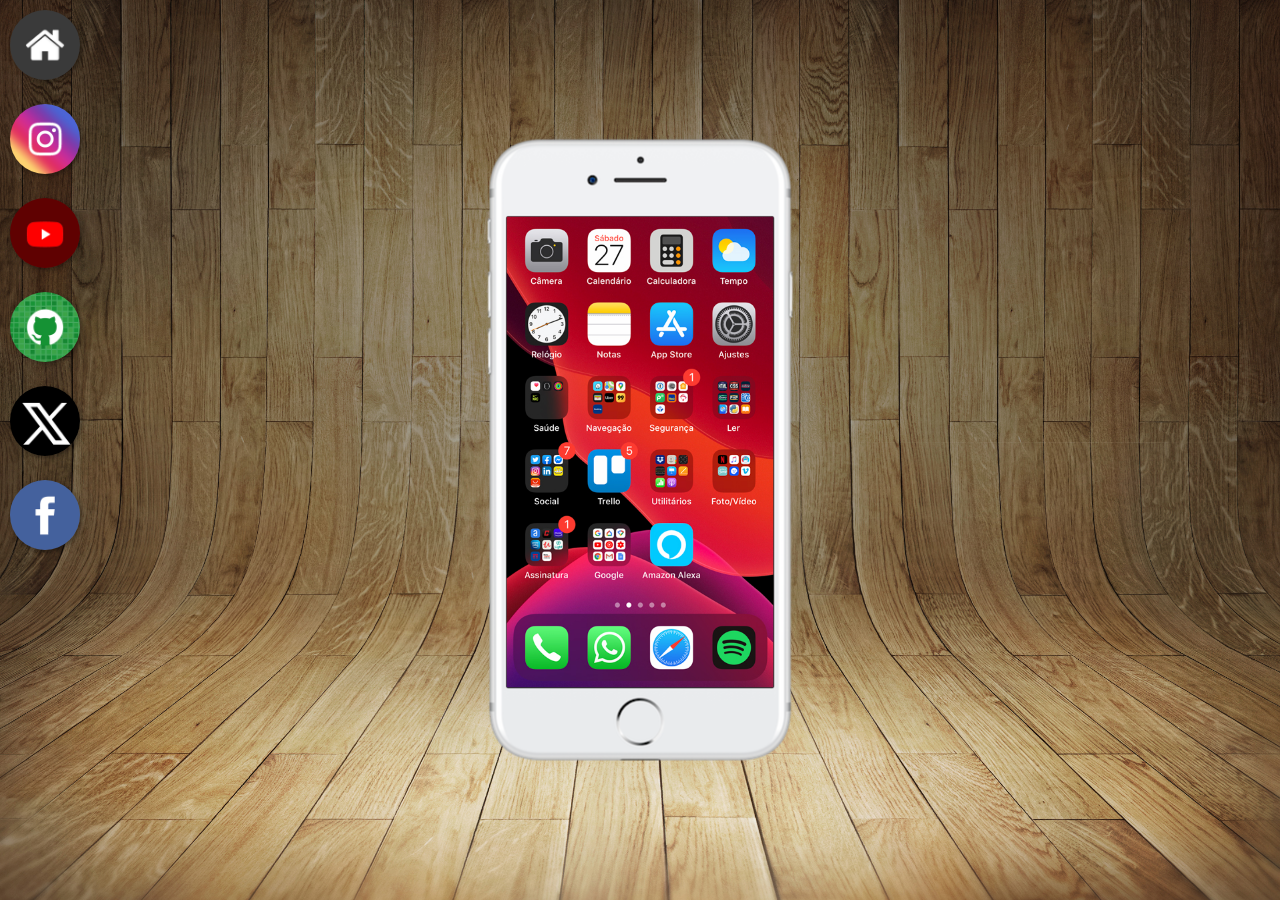
<file: index.html>
<!DOCTYPE html>
<html lang="pt-br">
<head>
    <meta charset="UTF-8">
    <meta name="viewport" content="width=device-width, initial-scale=1.0">
    <link rel="shortcut icon" href="favicon.ico" type="image/x-icon">
    <link rel="stylesheet" href="estilos/style.css">
    <title>Projeto Redes Sociais</title>
</head>
<body>
    <main>
        <section id="telefone">
            <iframe src="home.html" name="tela" id="tela" frameborder="0">

            </iframe>

        </section>
        <section id="redes-sociais">
            <a href="home.html" target="tela"><img src="imagens/logo-home.jpg" alt="Home"></a> <br>
            <a href="instagram.html" target="tela"><img src="imagens/logo-instagram.jpg" alt="Instagram"></a><br>
            <a href="youtube.html" target="tela"><img src="imagens/logo-youtube.jpg" alt="Youtube"></a> <br>
            <a href="github.html" target="tela"><img src="imagens/logo-github.jpg" alt="Github"></a> <br>
            <a href="twitter.html" target="tela"><img src="imagens/logo-X.jpg" alt="X"></a> <br>
            <a href="facebook.html" target="tela"><img src="imagens/logo-facebook.jpg" alt="Facebook"></a>

        </section>
    </main>
    
</body>
</html>
</file>
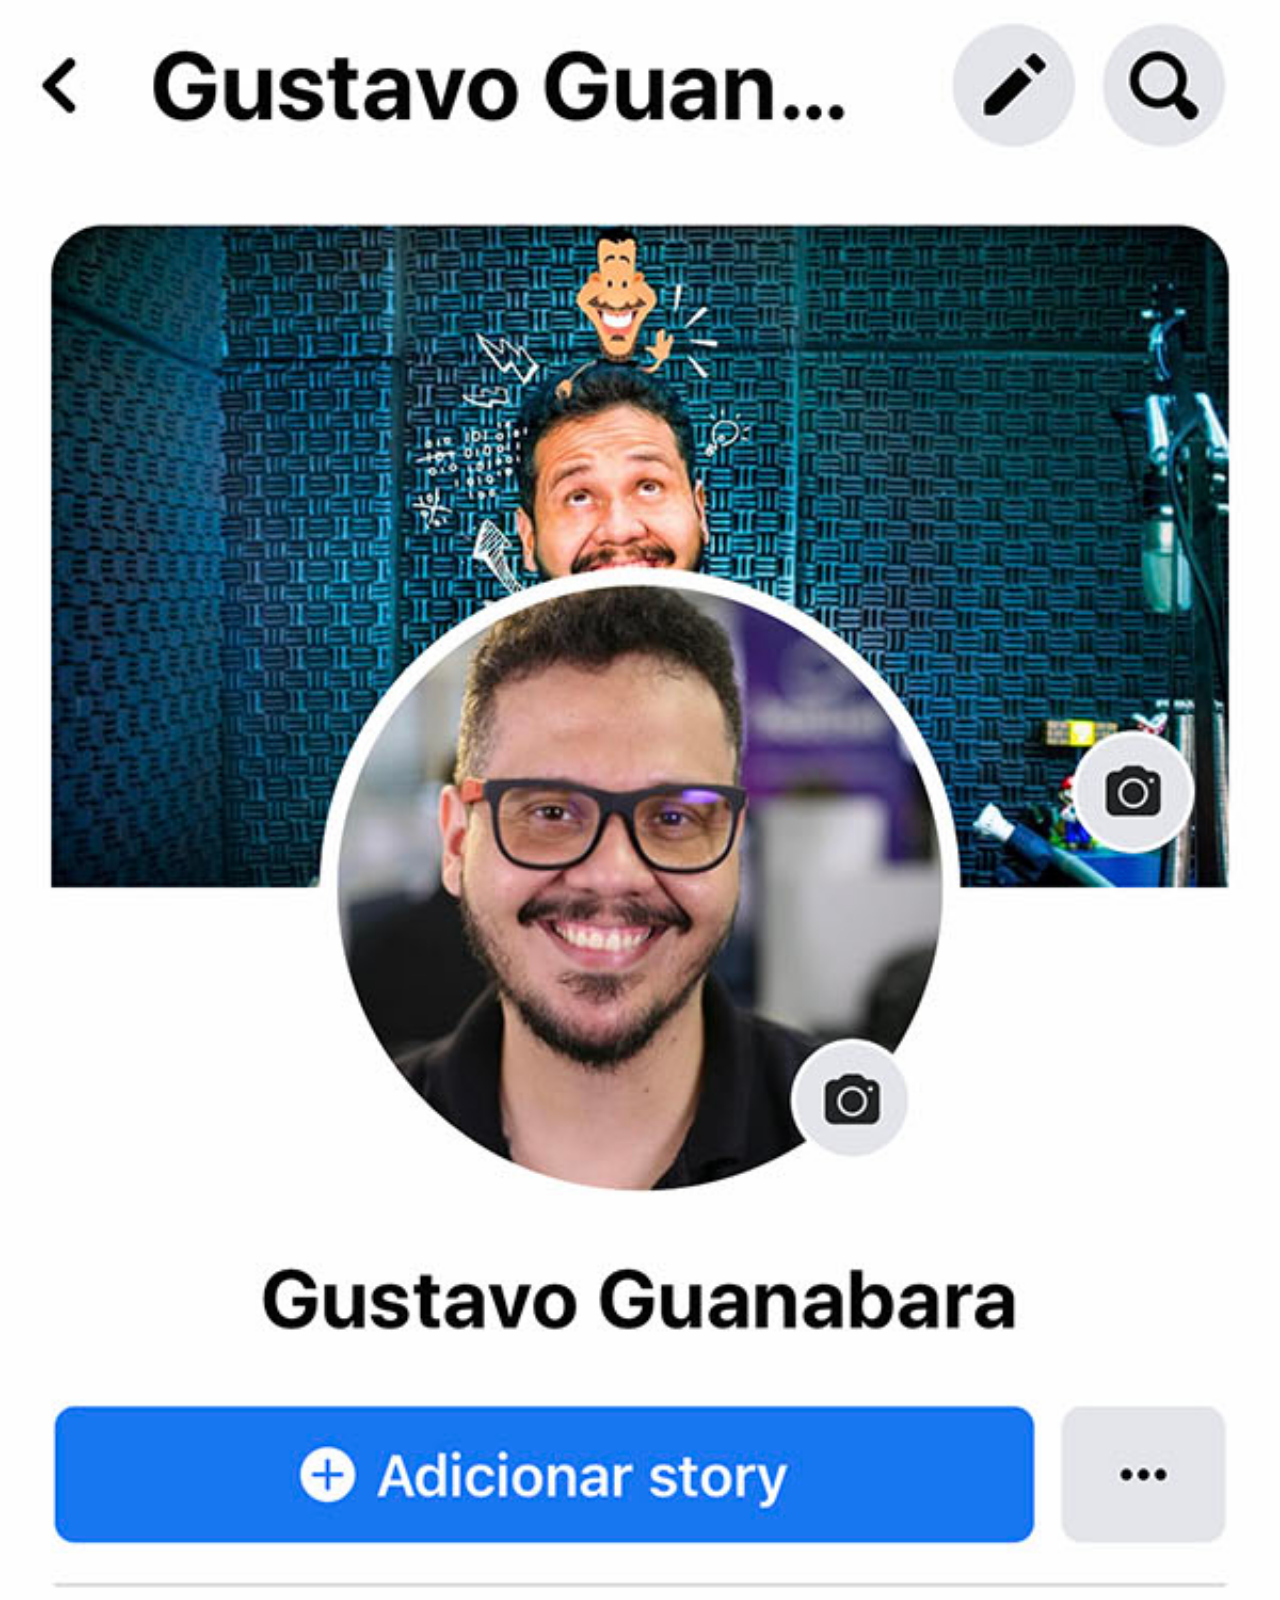
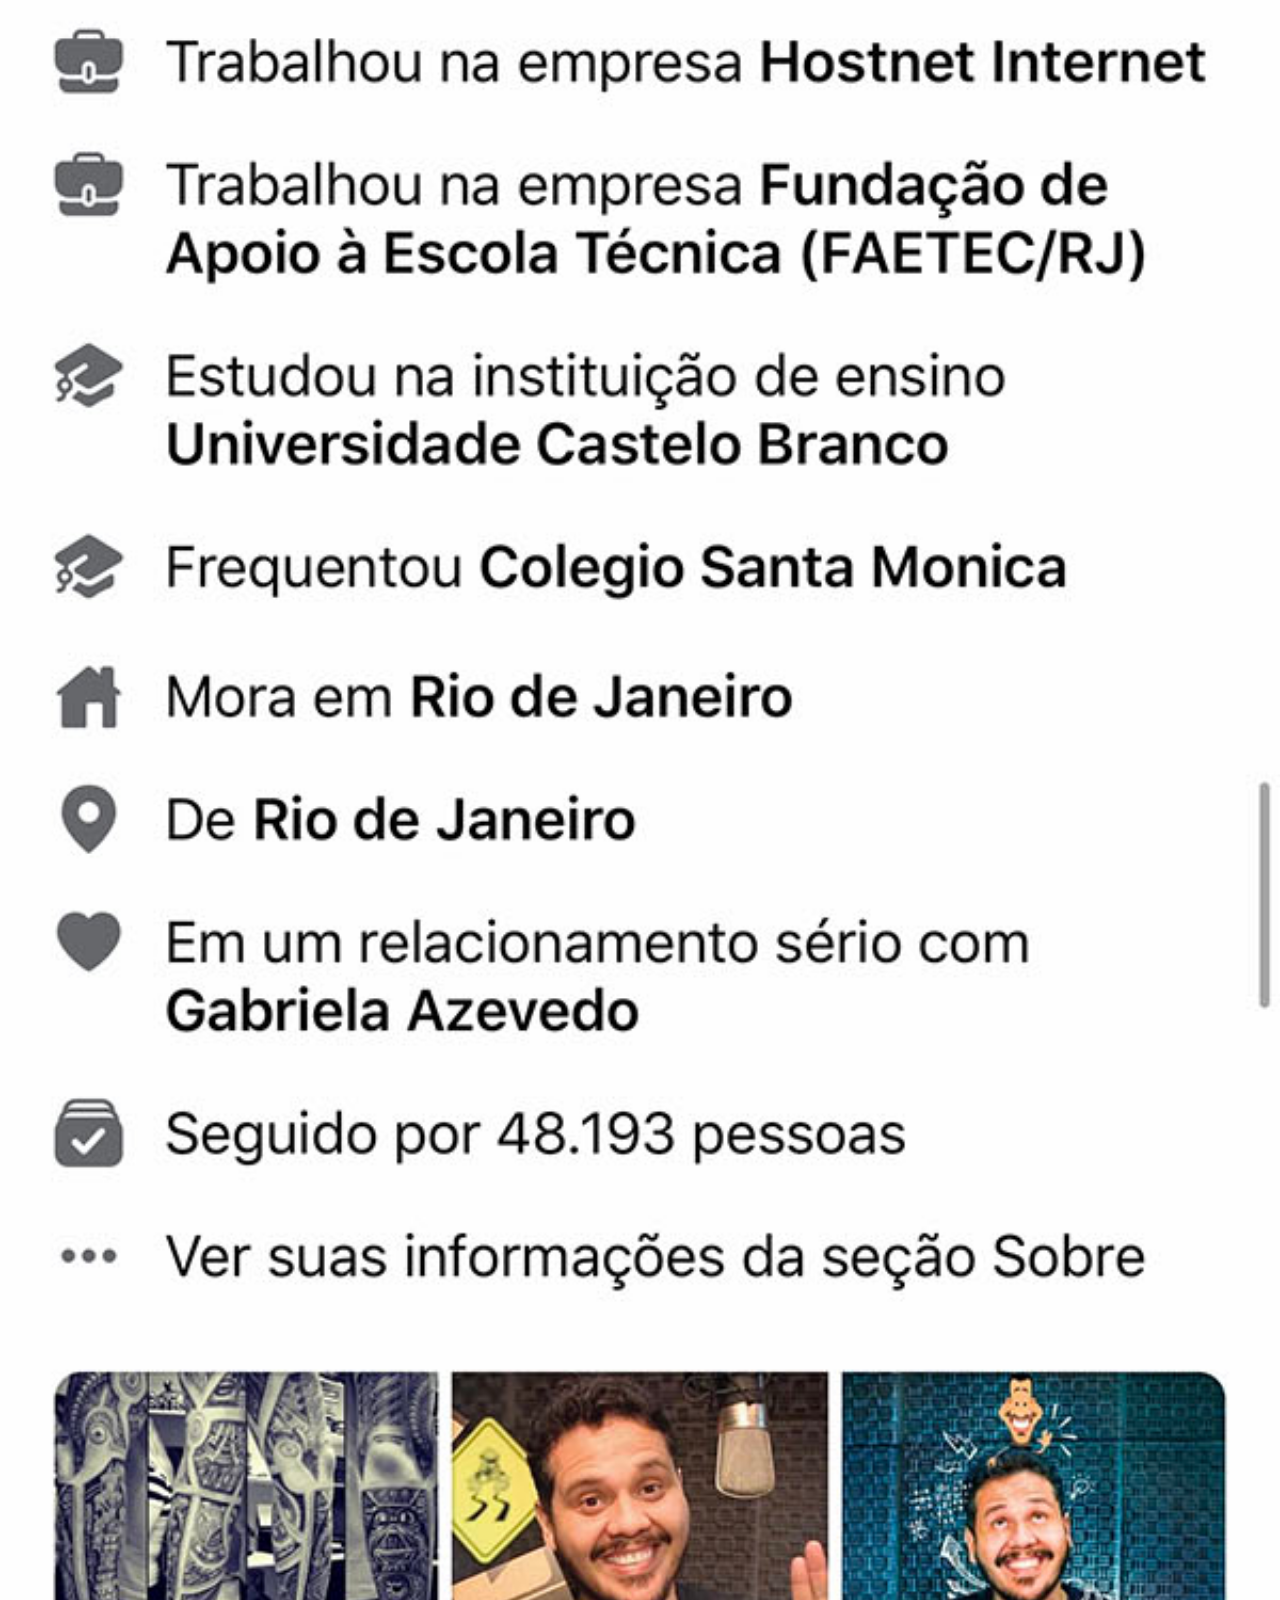
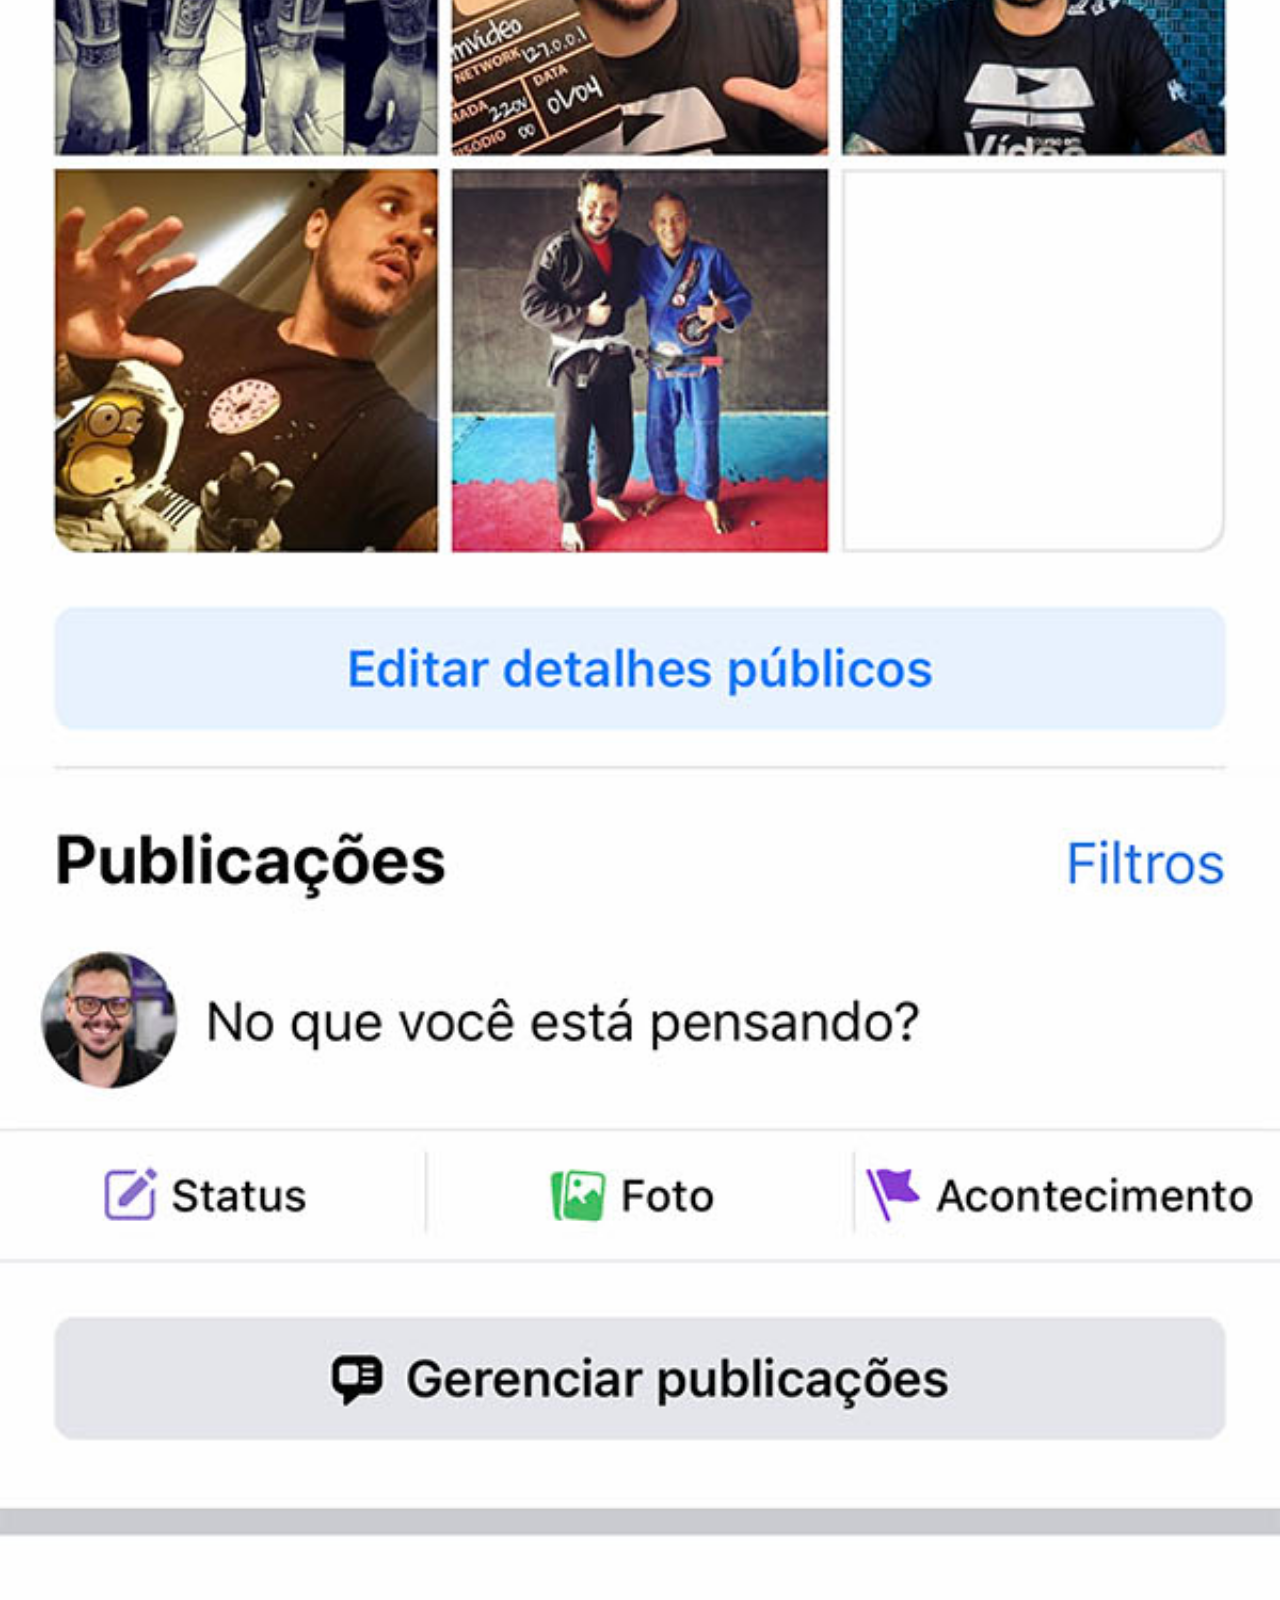
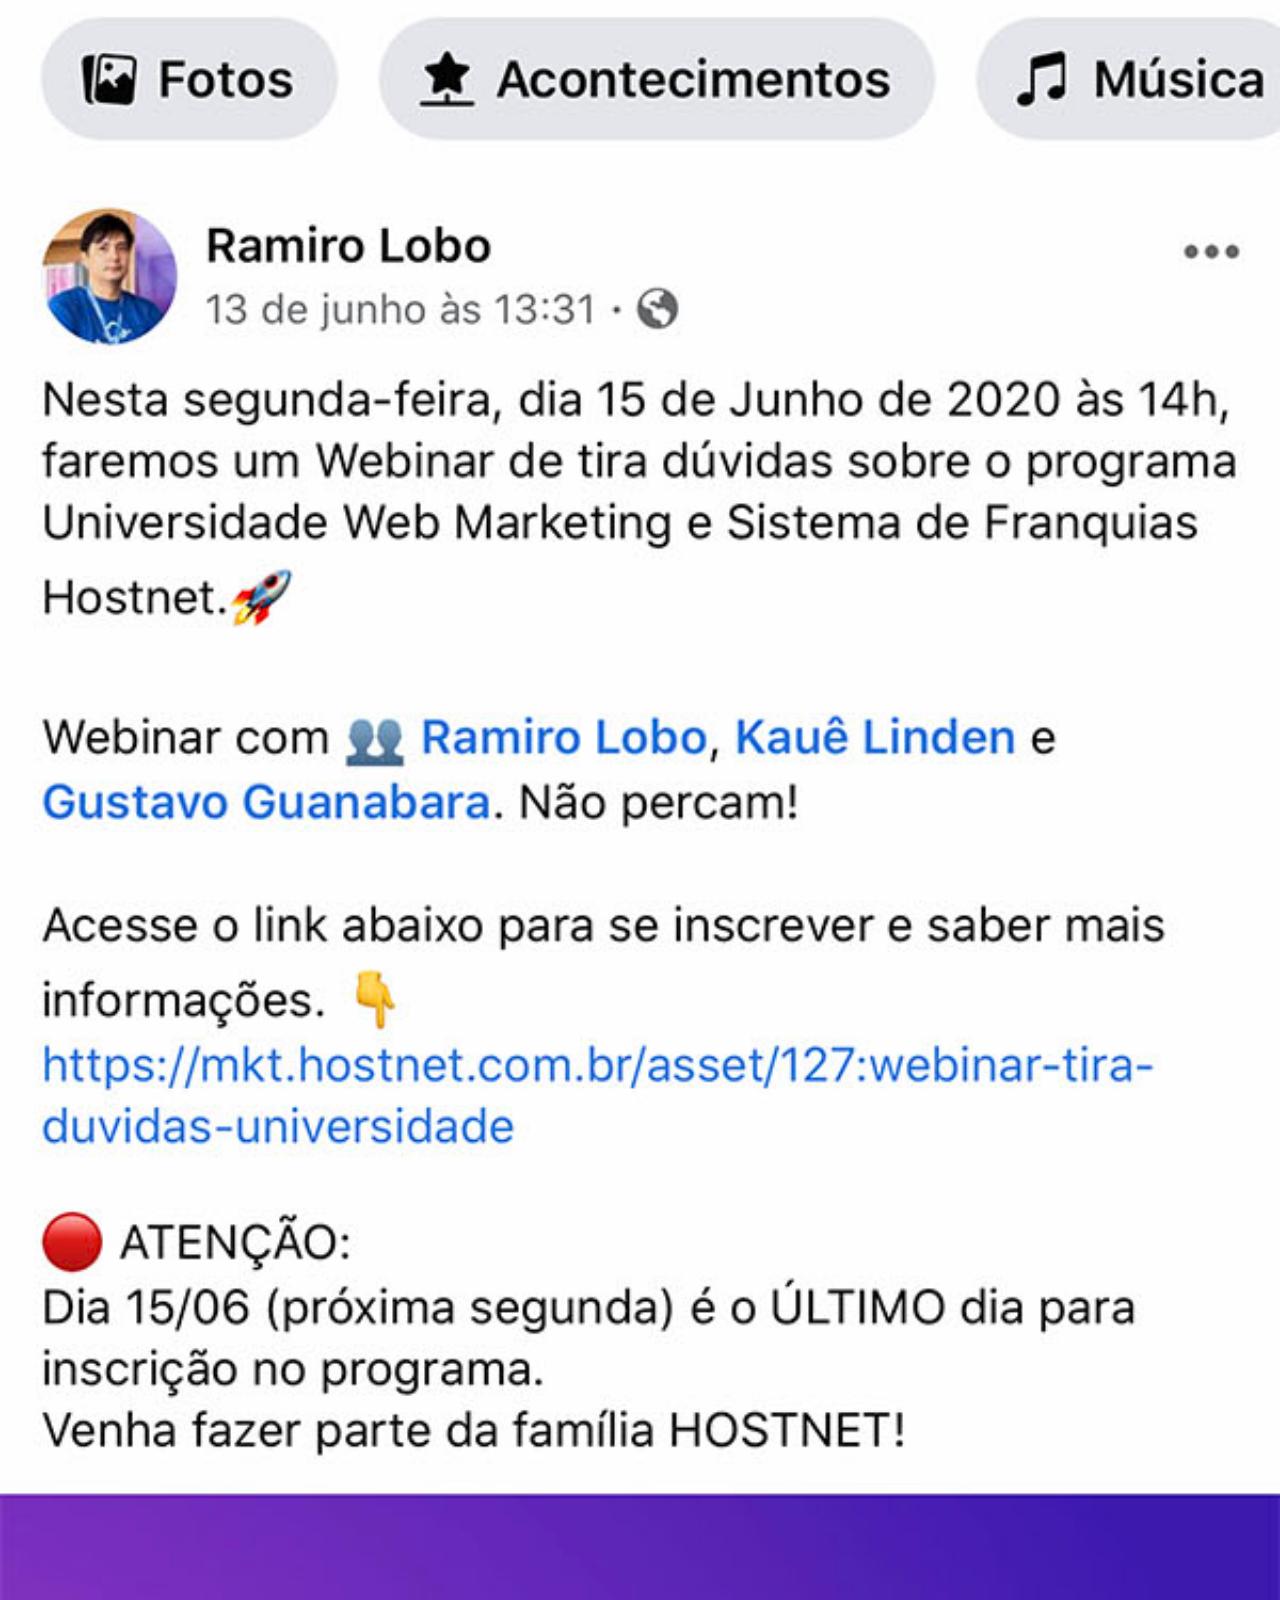
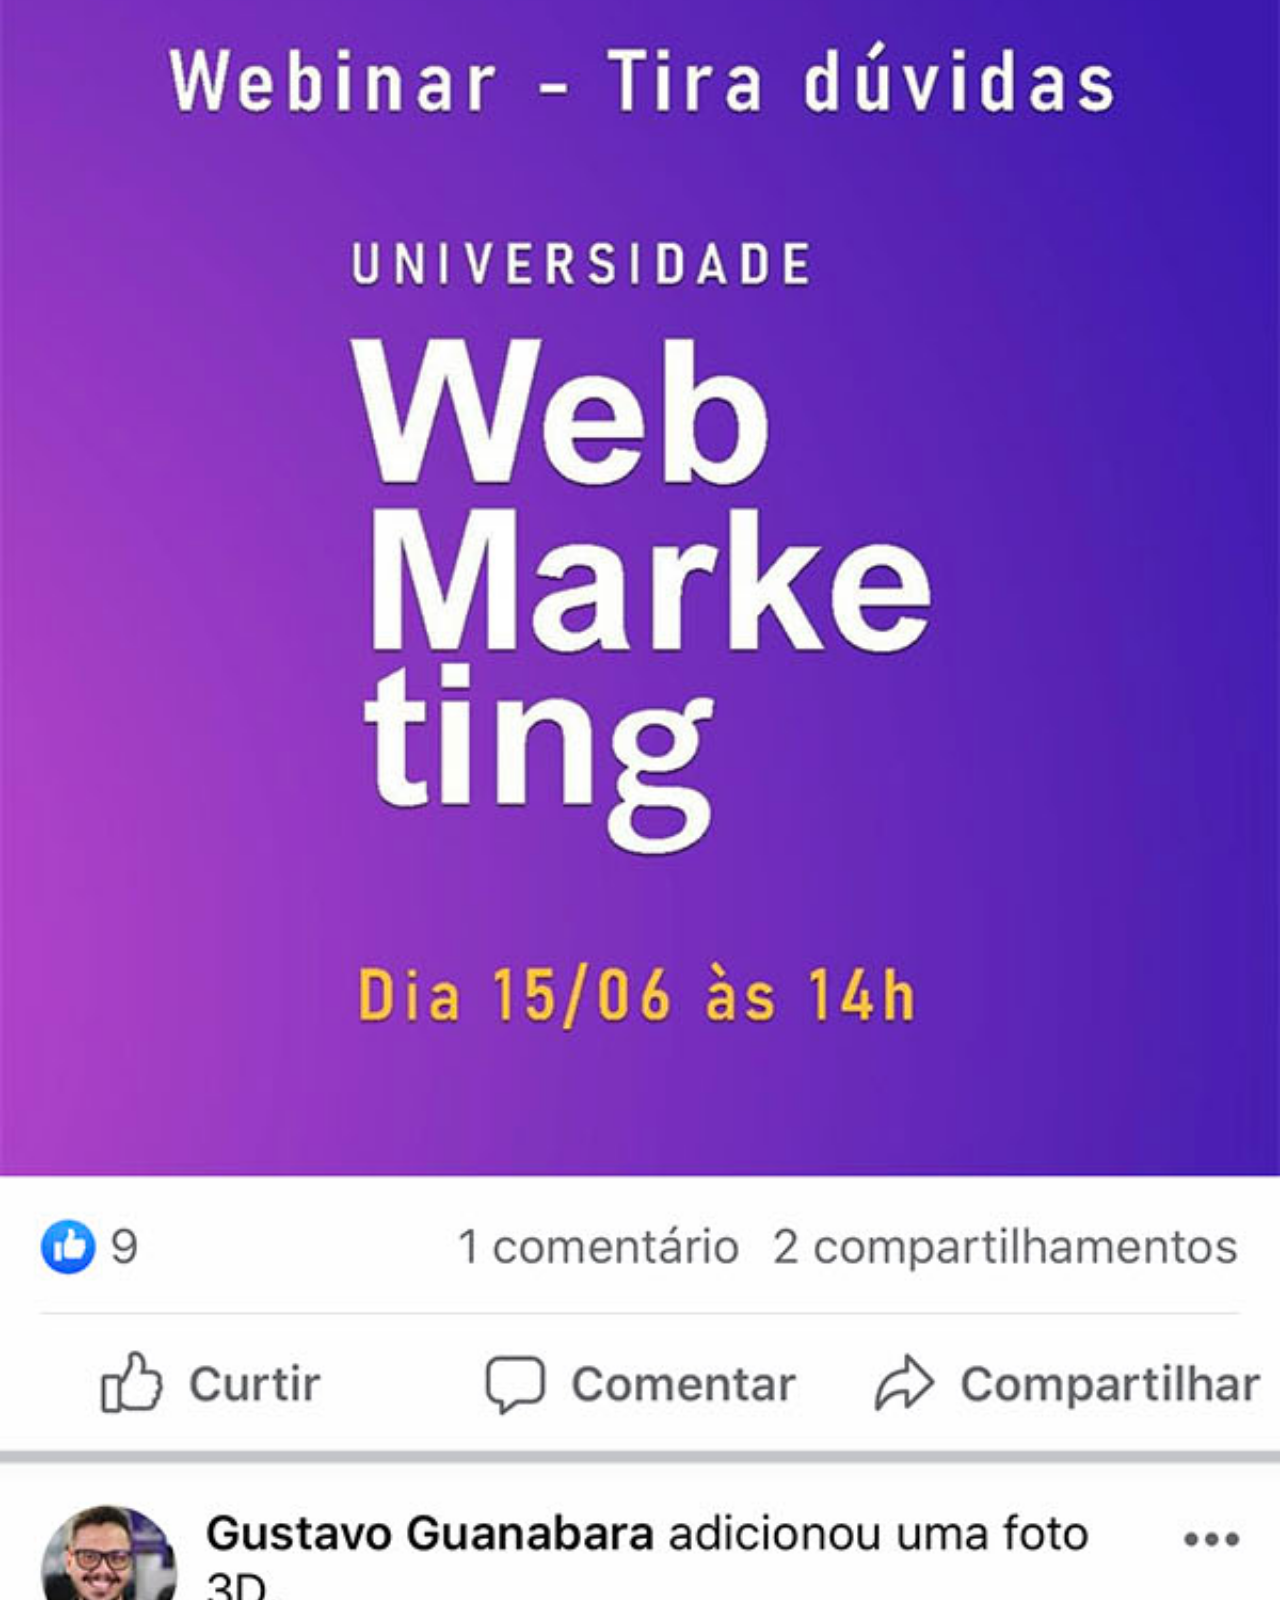
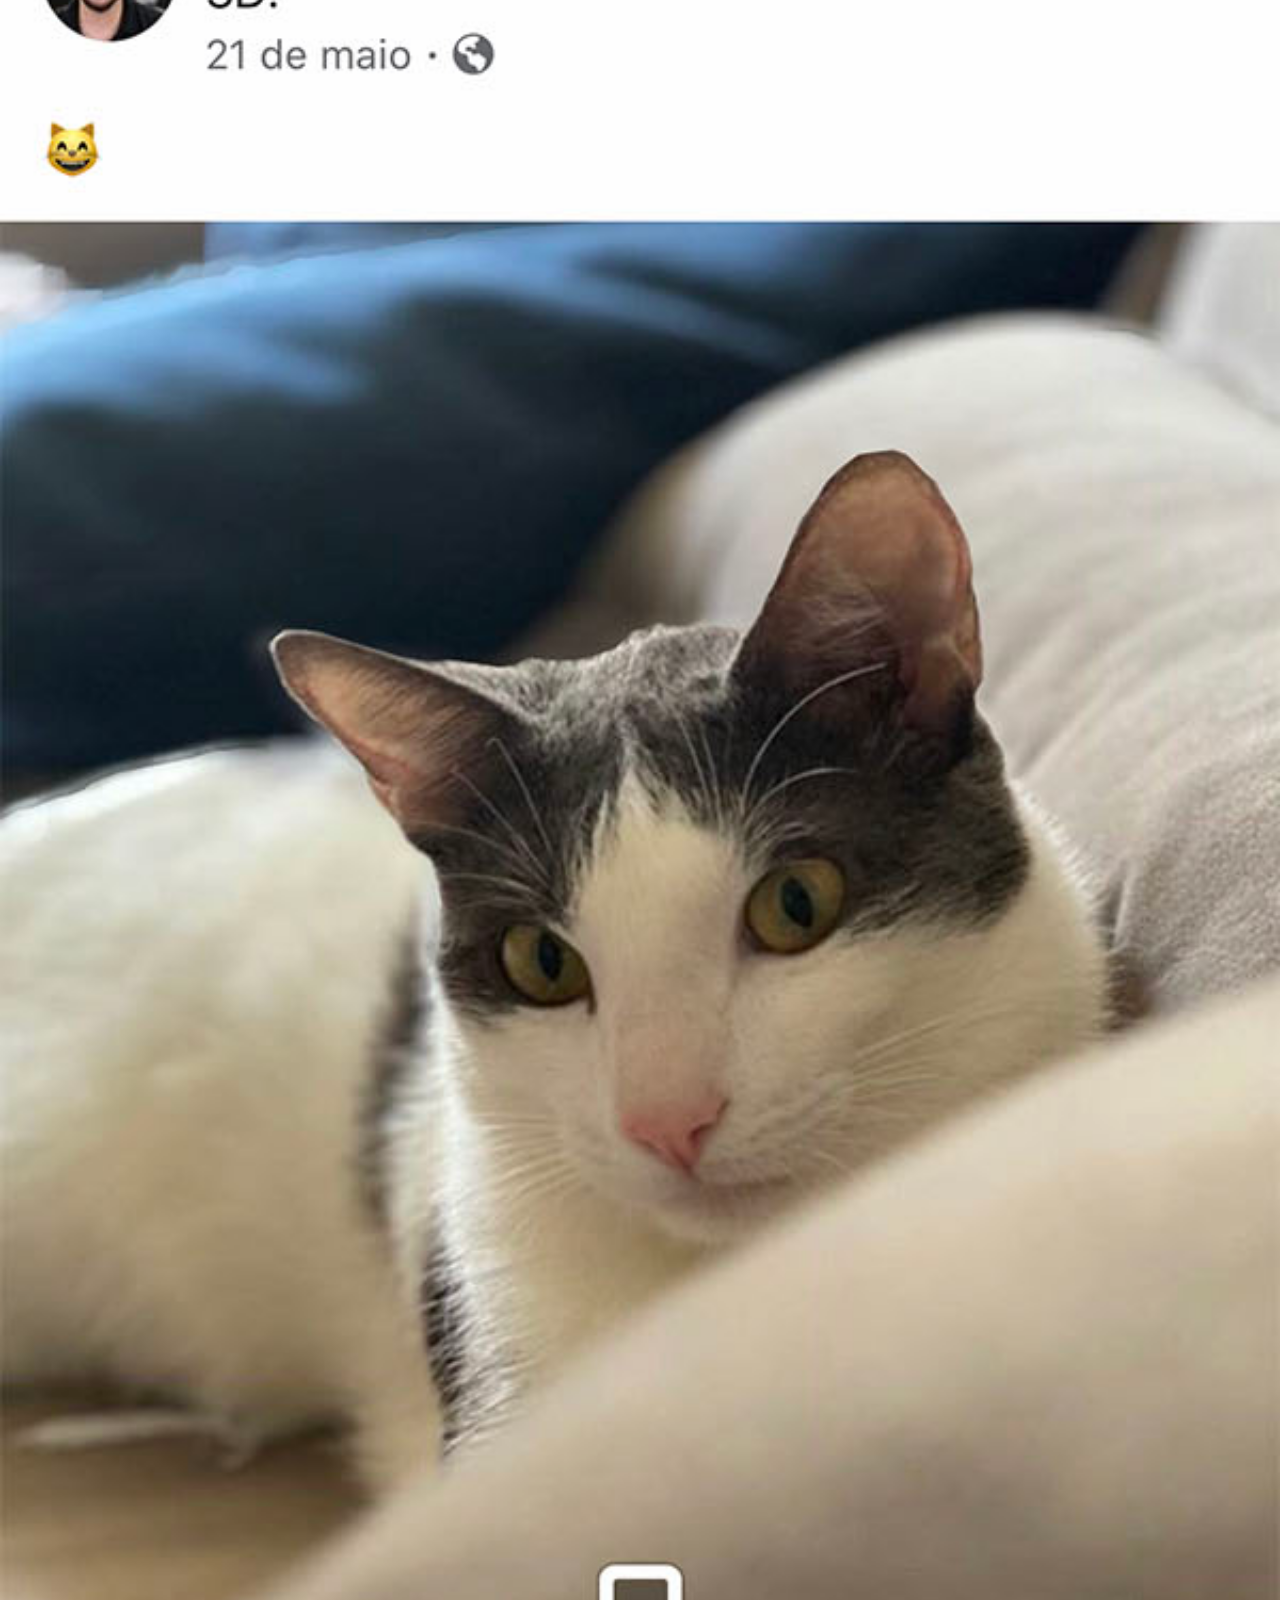
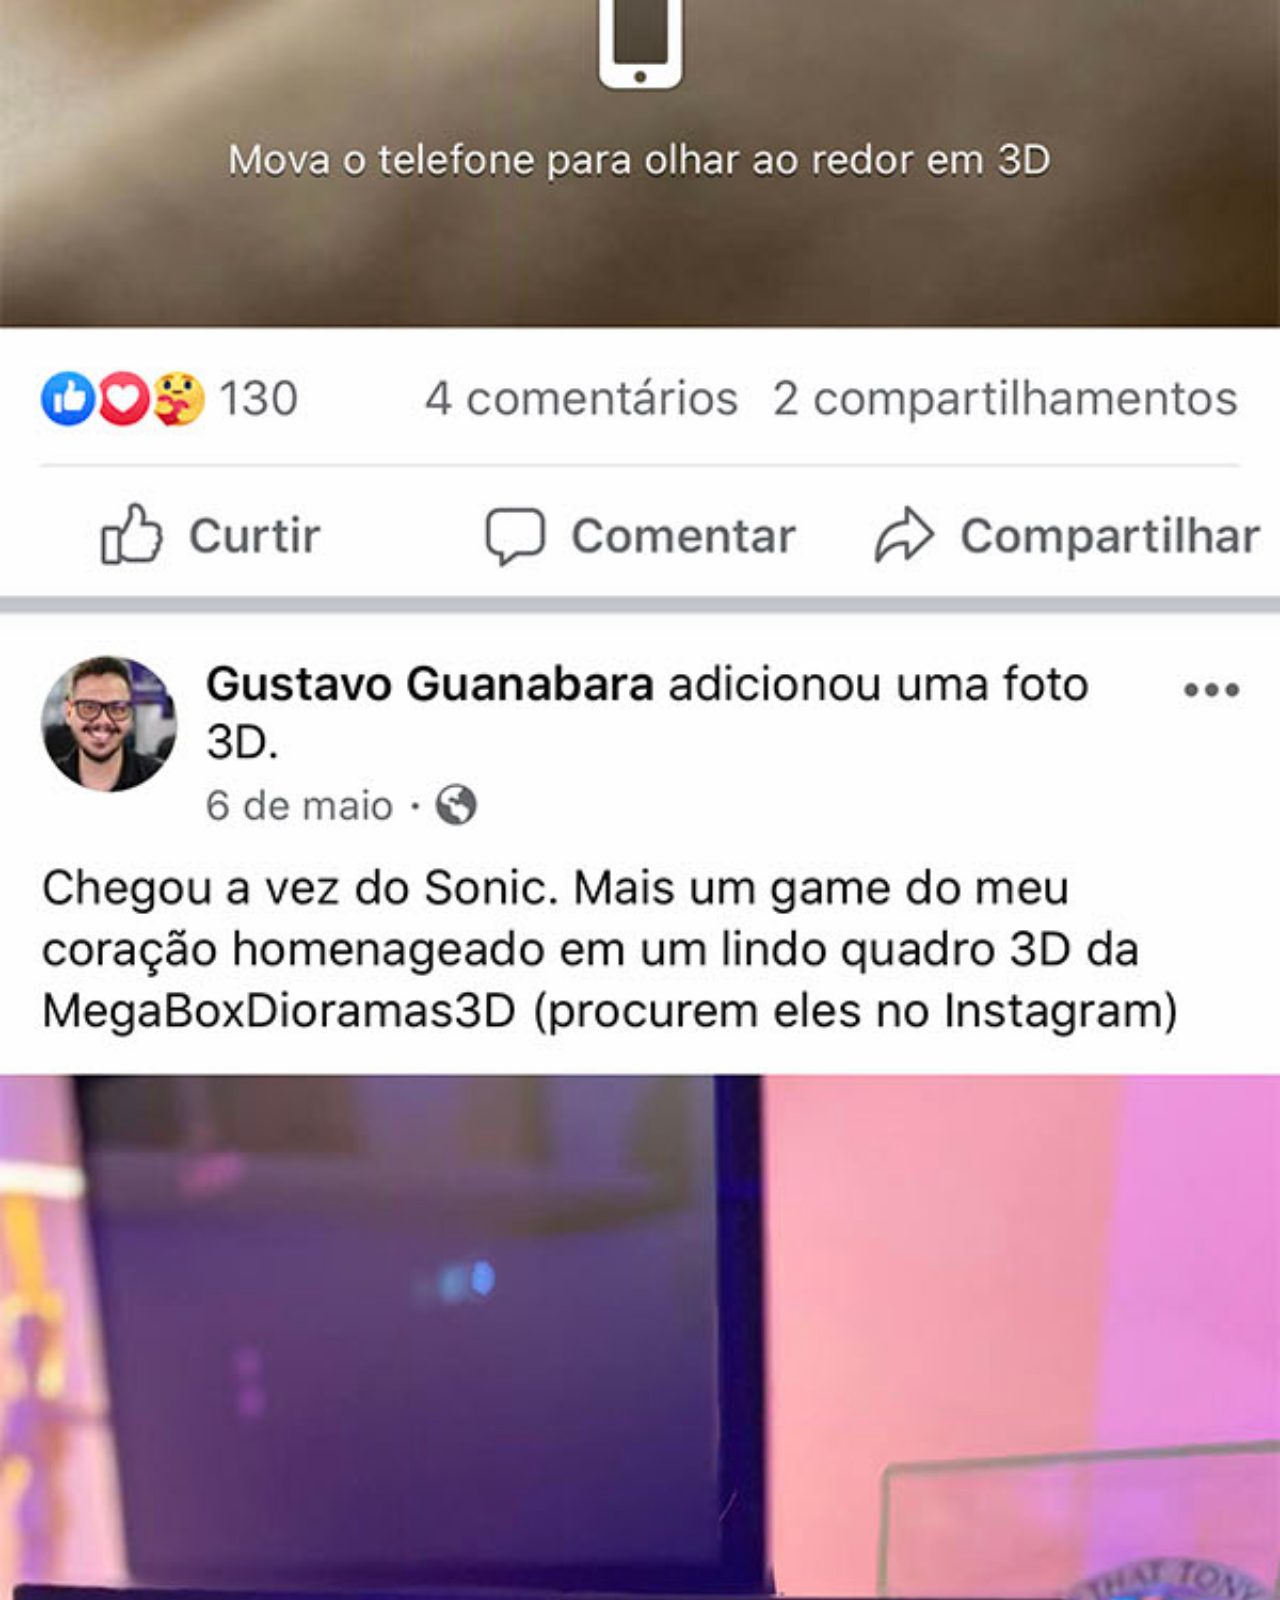
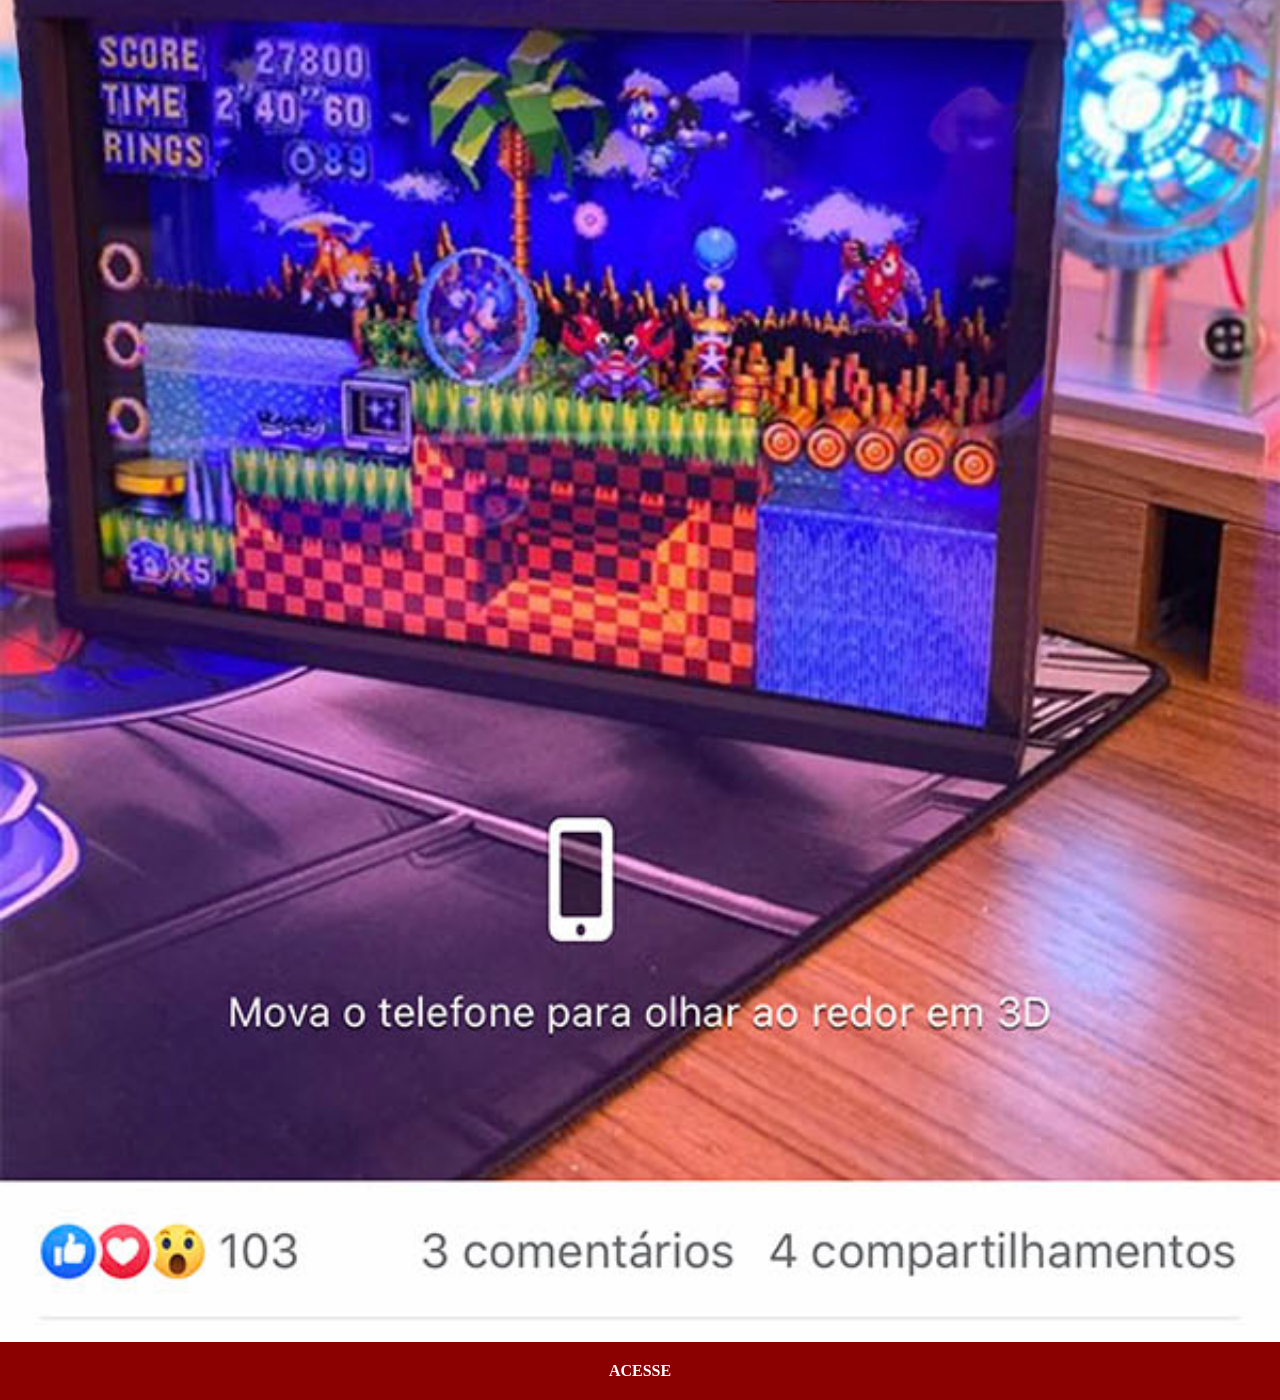
<file: facebook.html>
<!DOCTYPE html>
<html lang="pt-br">
<head>
    <meta charset="UTF-8">
    <meta name="viewport" content="width=device-width, initial-scale=1.0">
    <link rel="stylesheet" href="estilos/social.css">
    <title>Youtube</title>
   
</head>
<body>
    <img src="imagens/tela-facebook.jpg" alt="youtube">
    <a href="https://www.facebook.com/gustavoguanabara/" target="_blank">ACESSE</a>
</body>
</html>
</file>
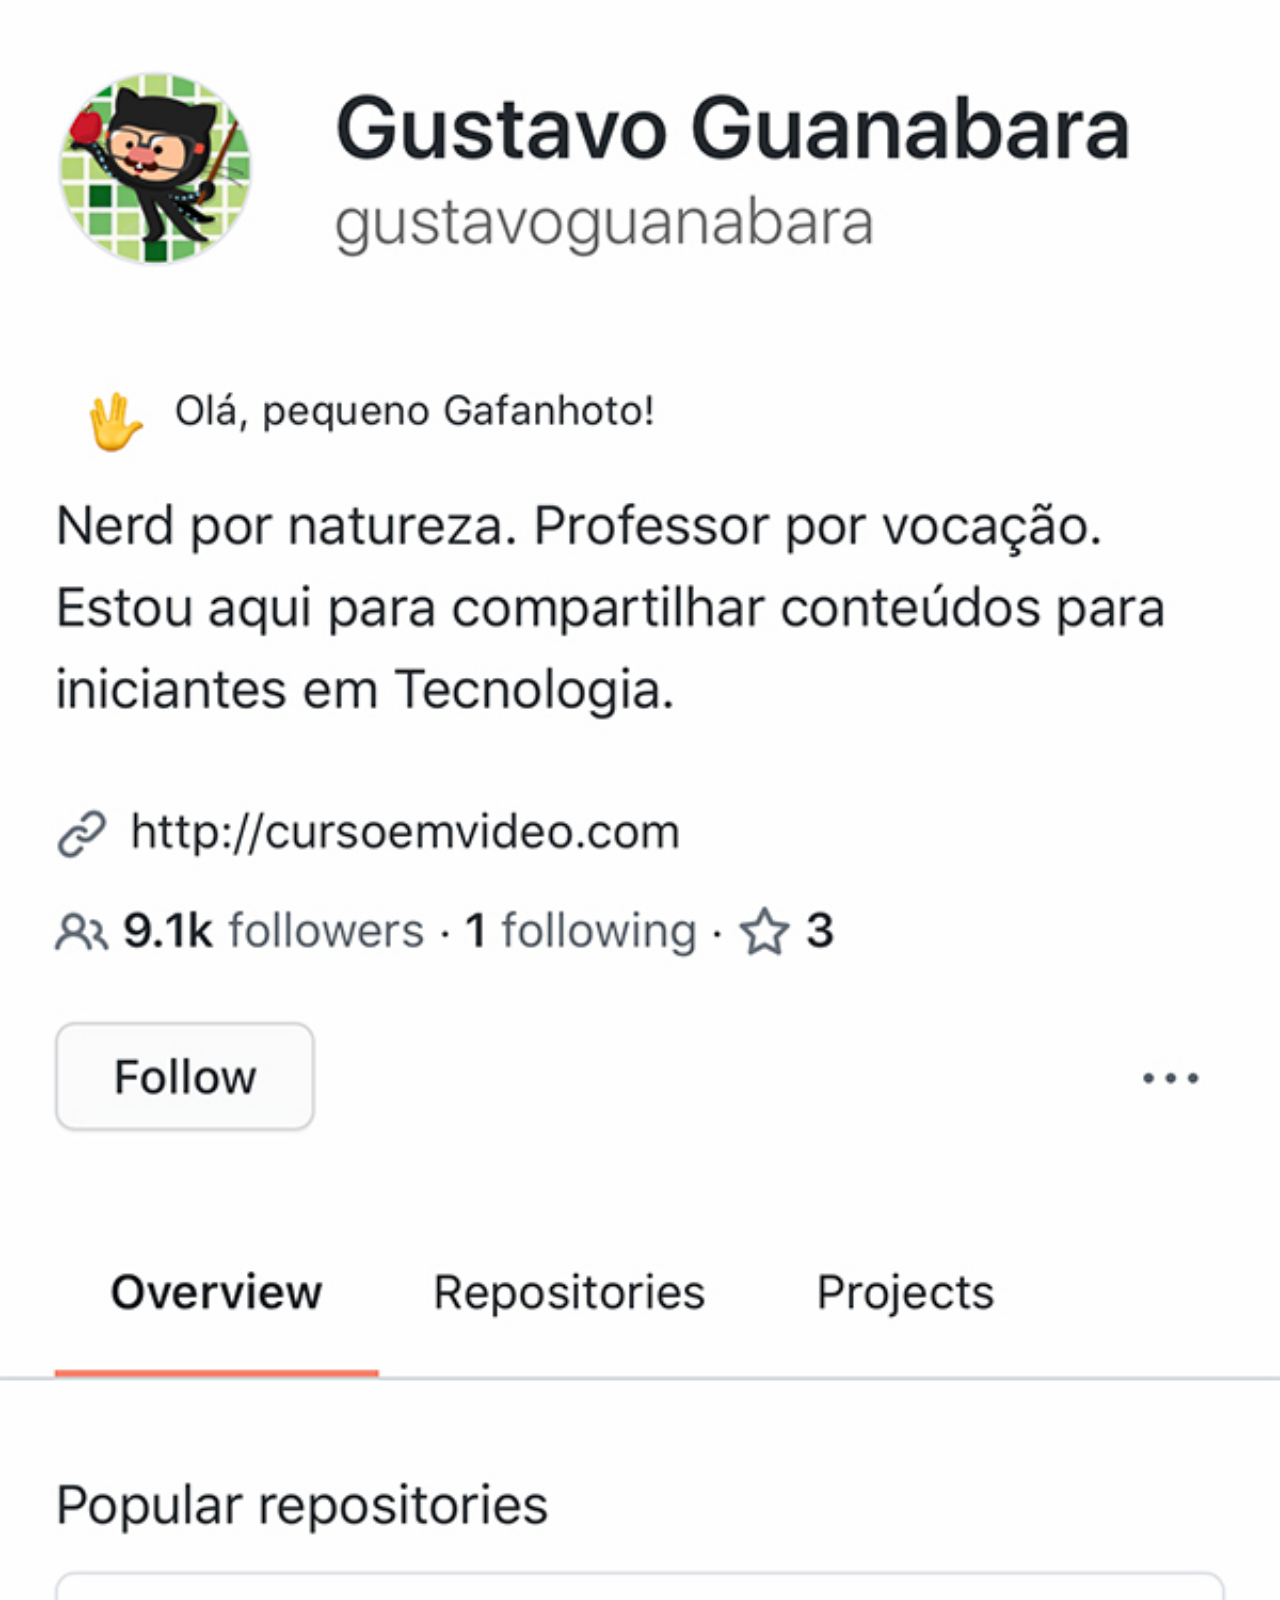
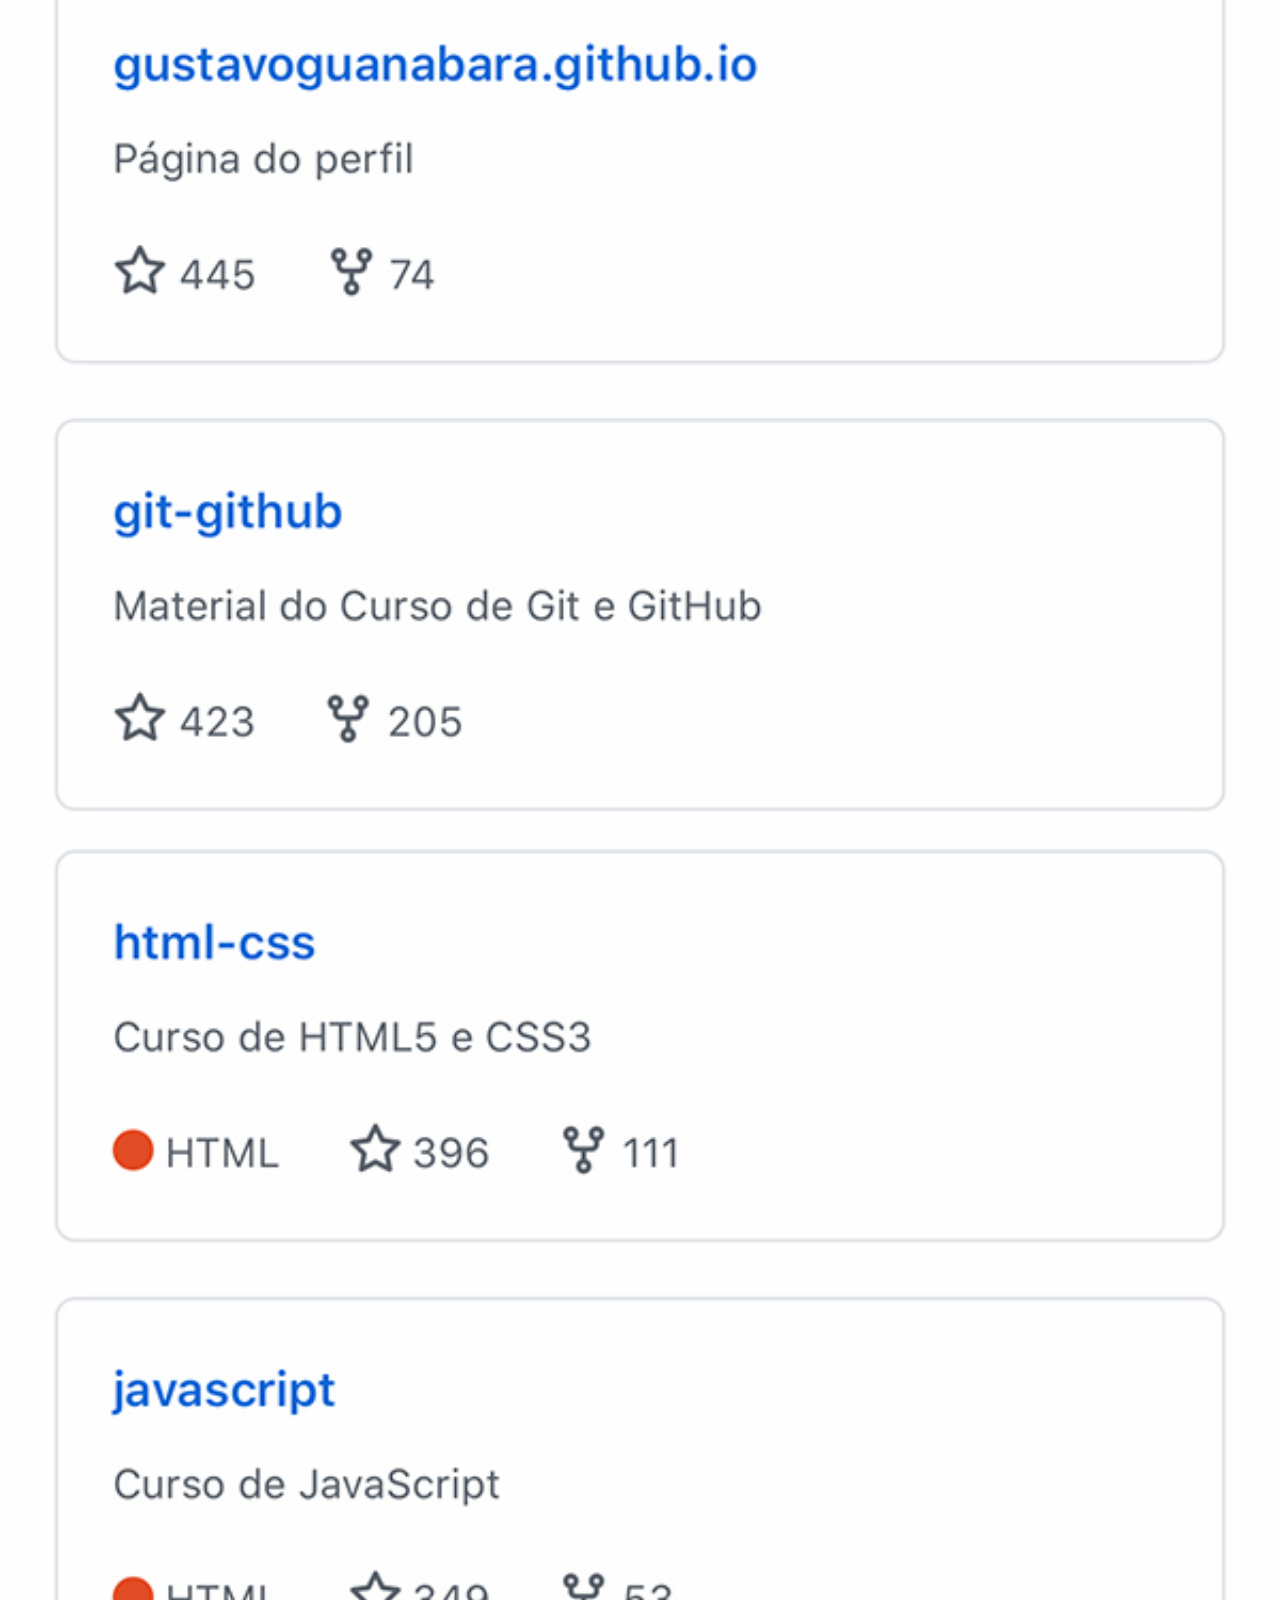
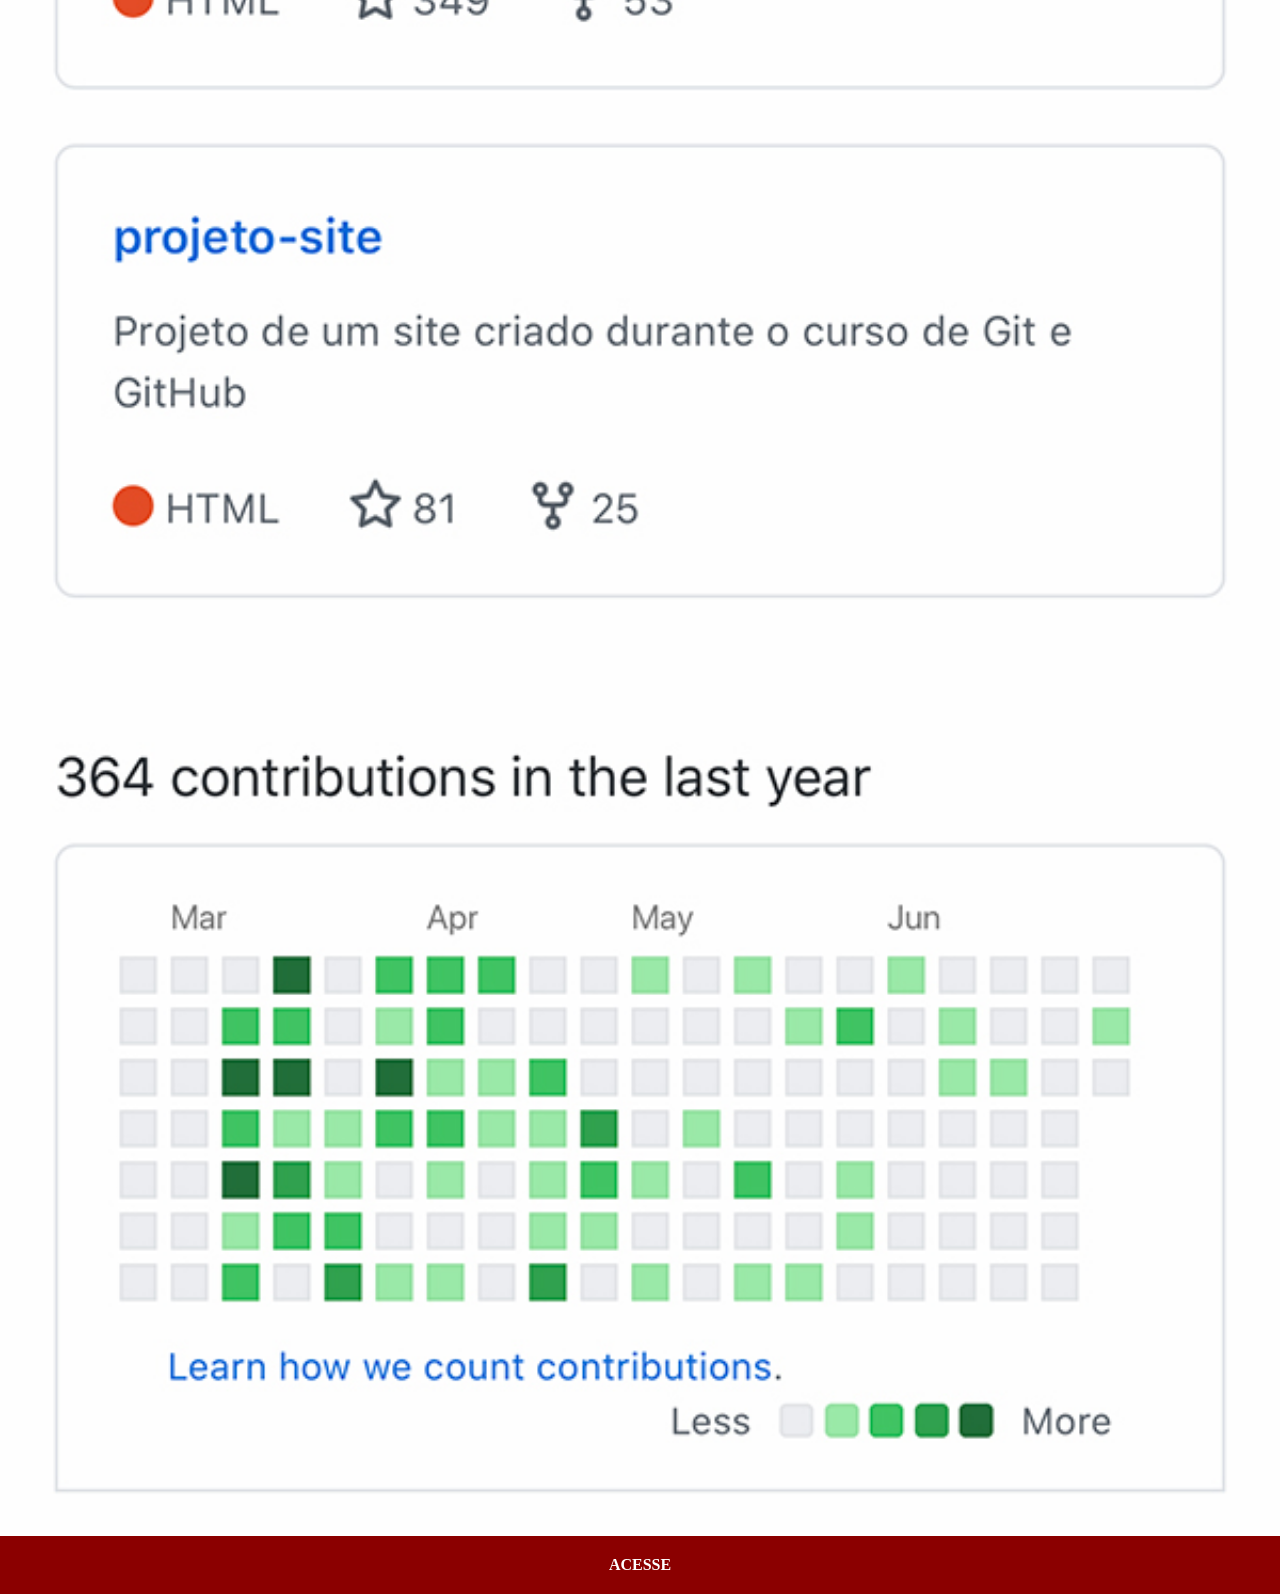
<file: github.html>
<!DOCTYPE html>
<html lang="pt-br">
<head>
    <meta charset="UTF-8">
    <meta name="viewport" content="width=device-width, initial-scale=1.0">
    <link rel="stylesheet" href="estilos/social.css">
    <title>Youtube</title>
   
</head>
<body>
    <img src="imagens/tela-github.jpg" alt="Github">
    <a href="https://github.com/gustavoguanabara" target="_blank">ACESSE</a>
</body>
</html>
</file>
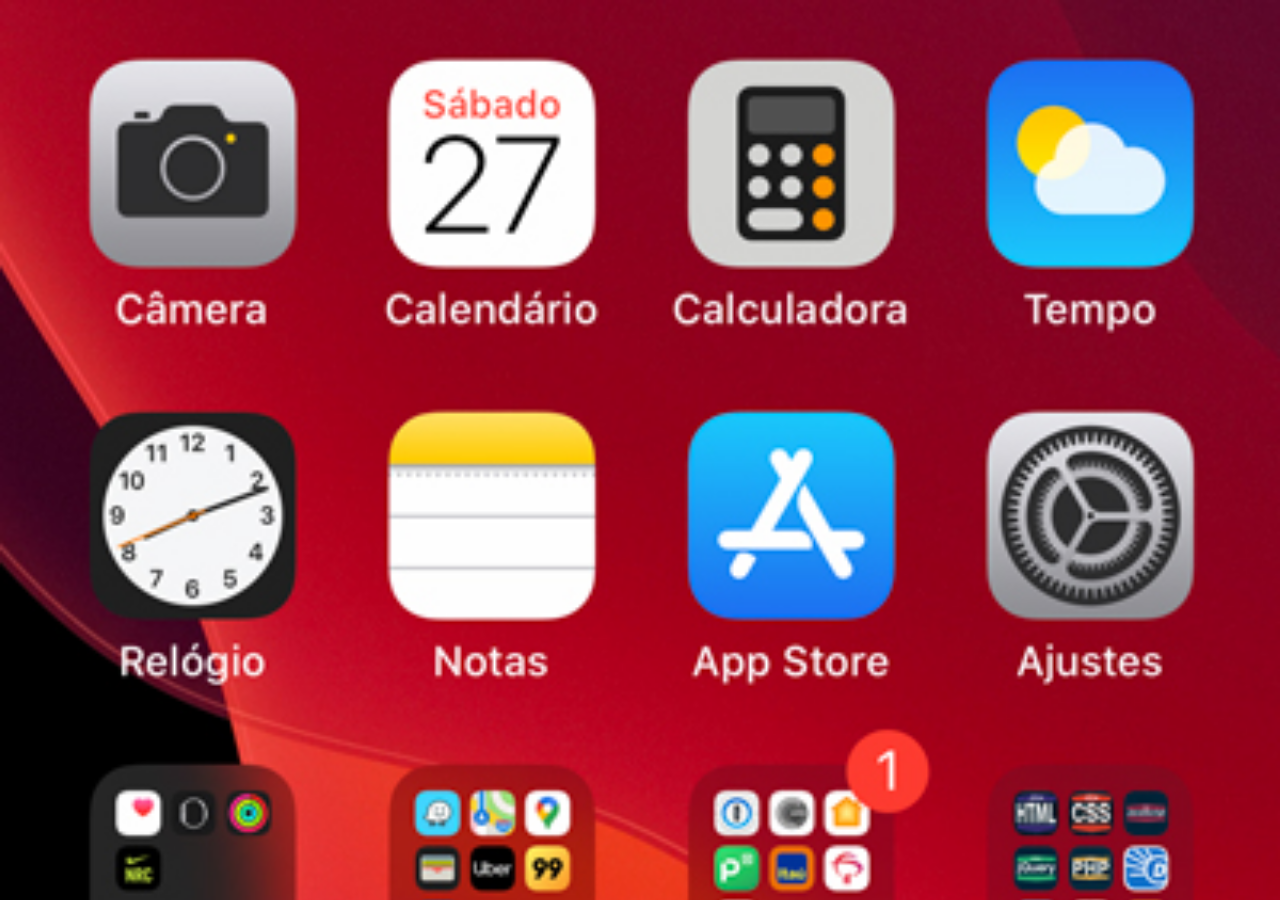
<file: home.html>
<!DOCTYPE html>
<html lang="pt-br">
<head>
    <meta charset="UTF-8">
    <meta name="viewport" content="width=device-width, initial-scale=1.0">
    <title>Home</title>
</head>
<style>
    *{
        margin:0px;
        padding:0px;
    }
    body{
        width: 100vw;
        height: 100vh;
        background: black url('imagens/tela-home.jpg') no-repeat top center;
         background-size: cover  ;
    }
</style>
<body>
   
    
</body>
</html>
</file>
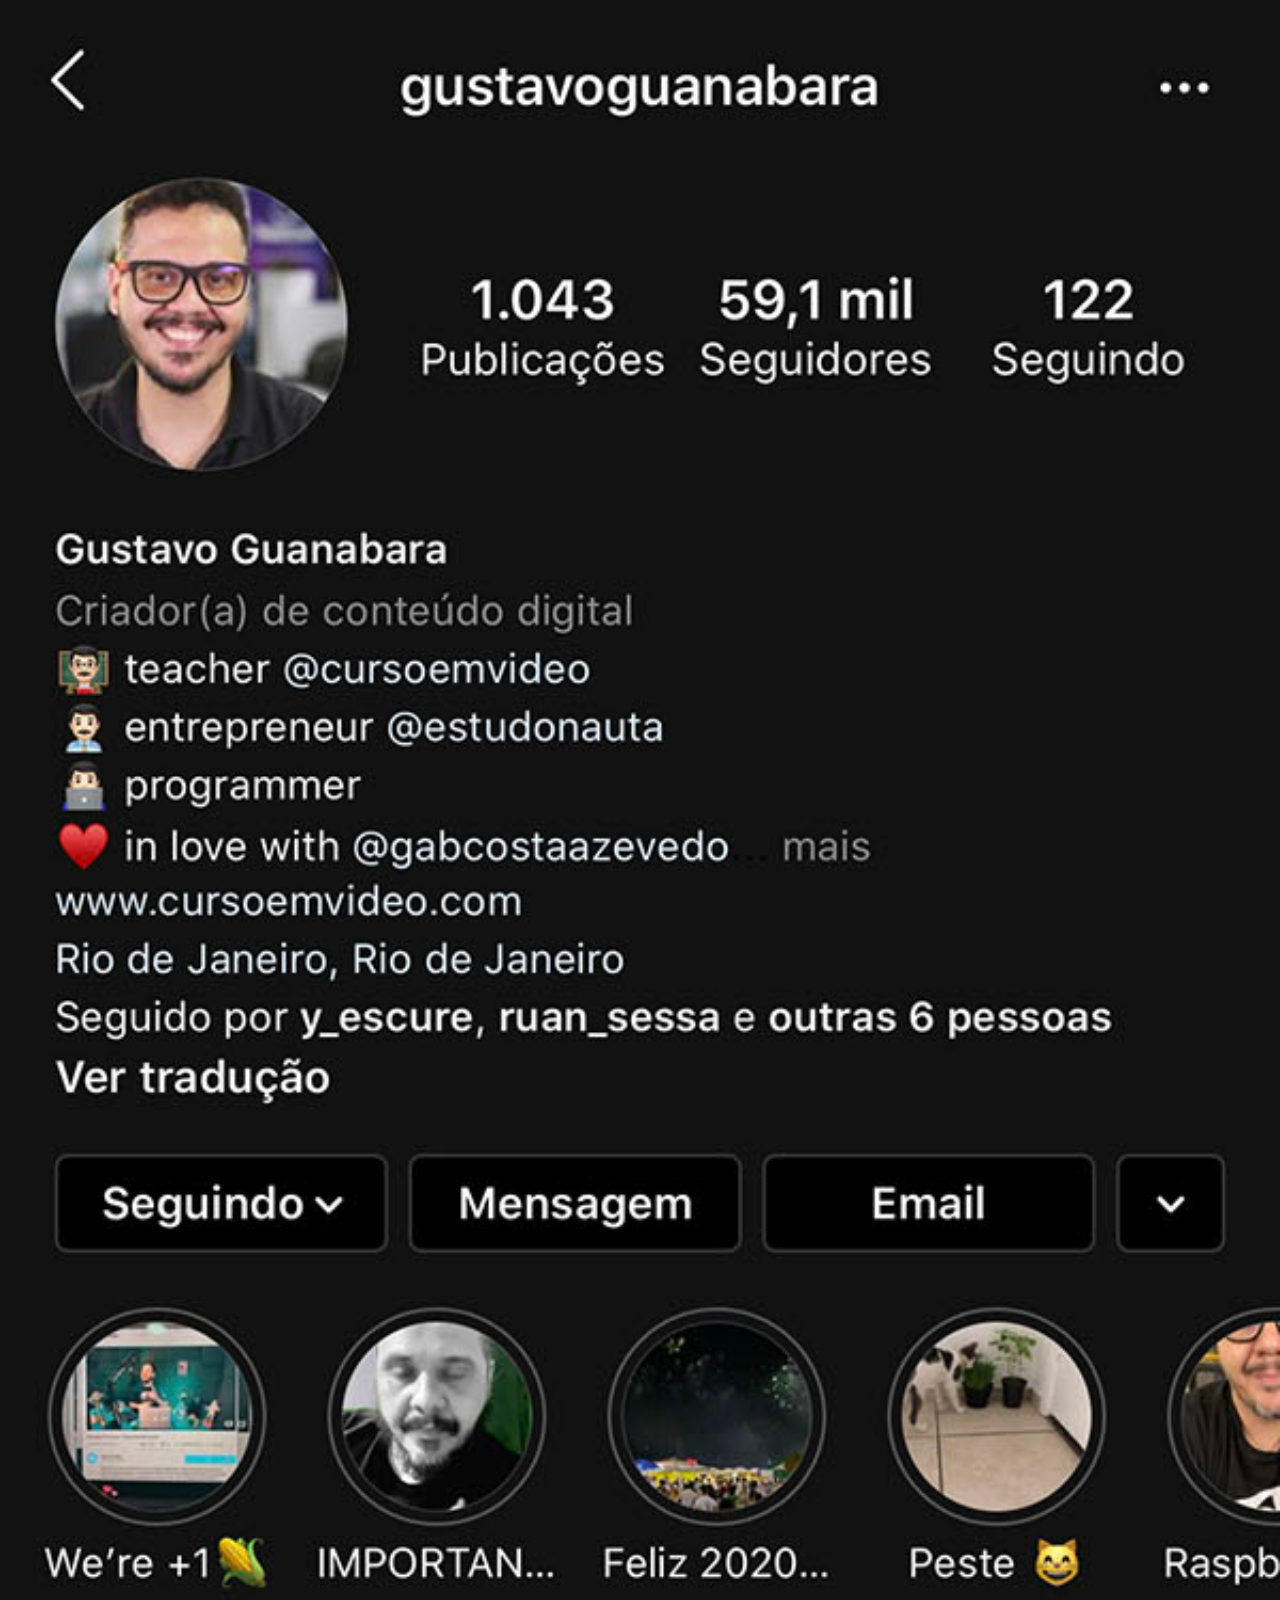
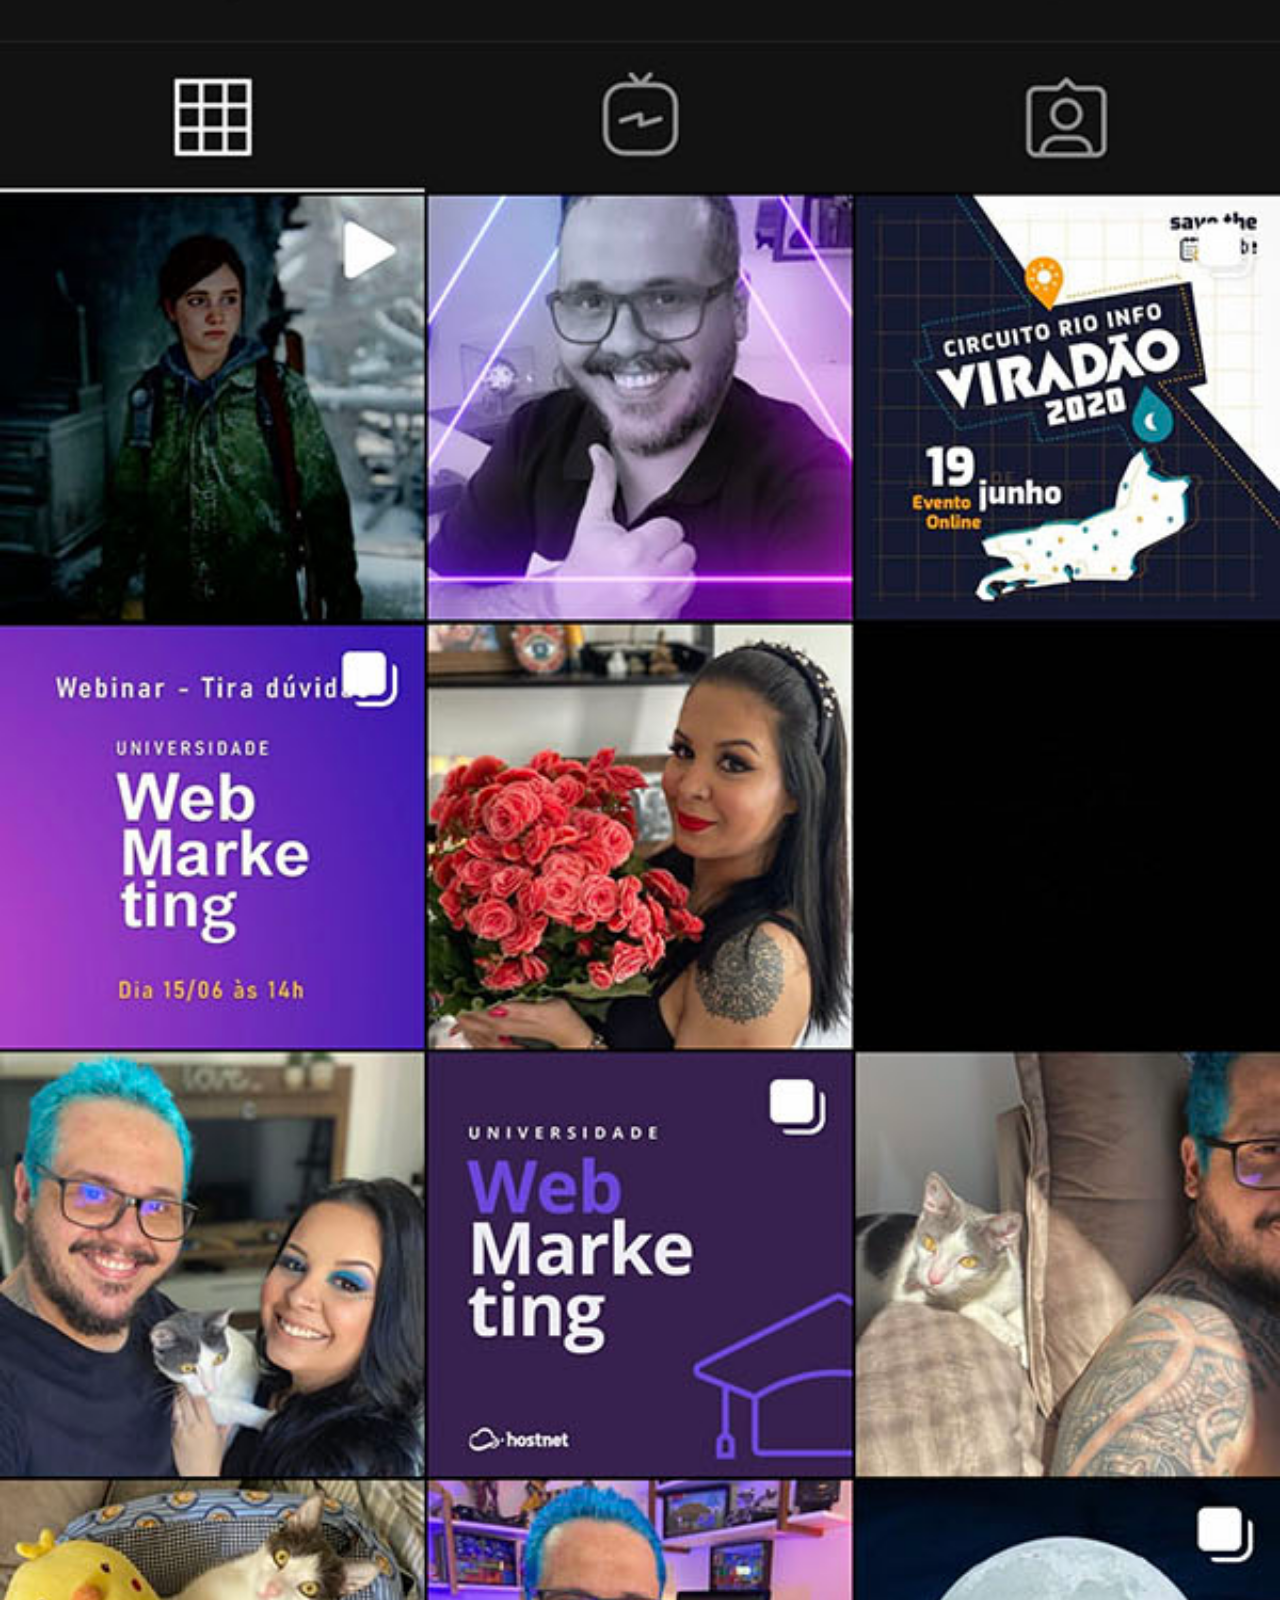
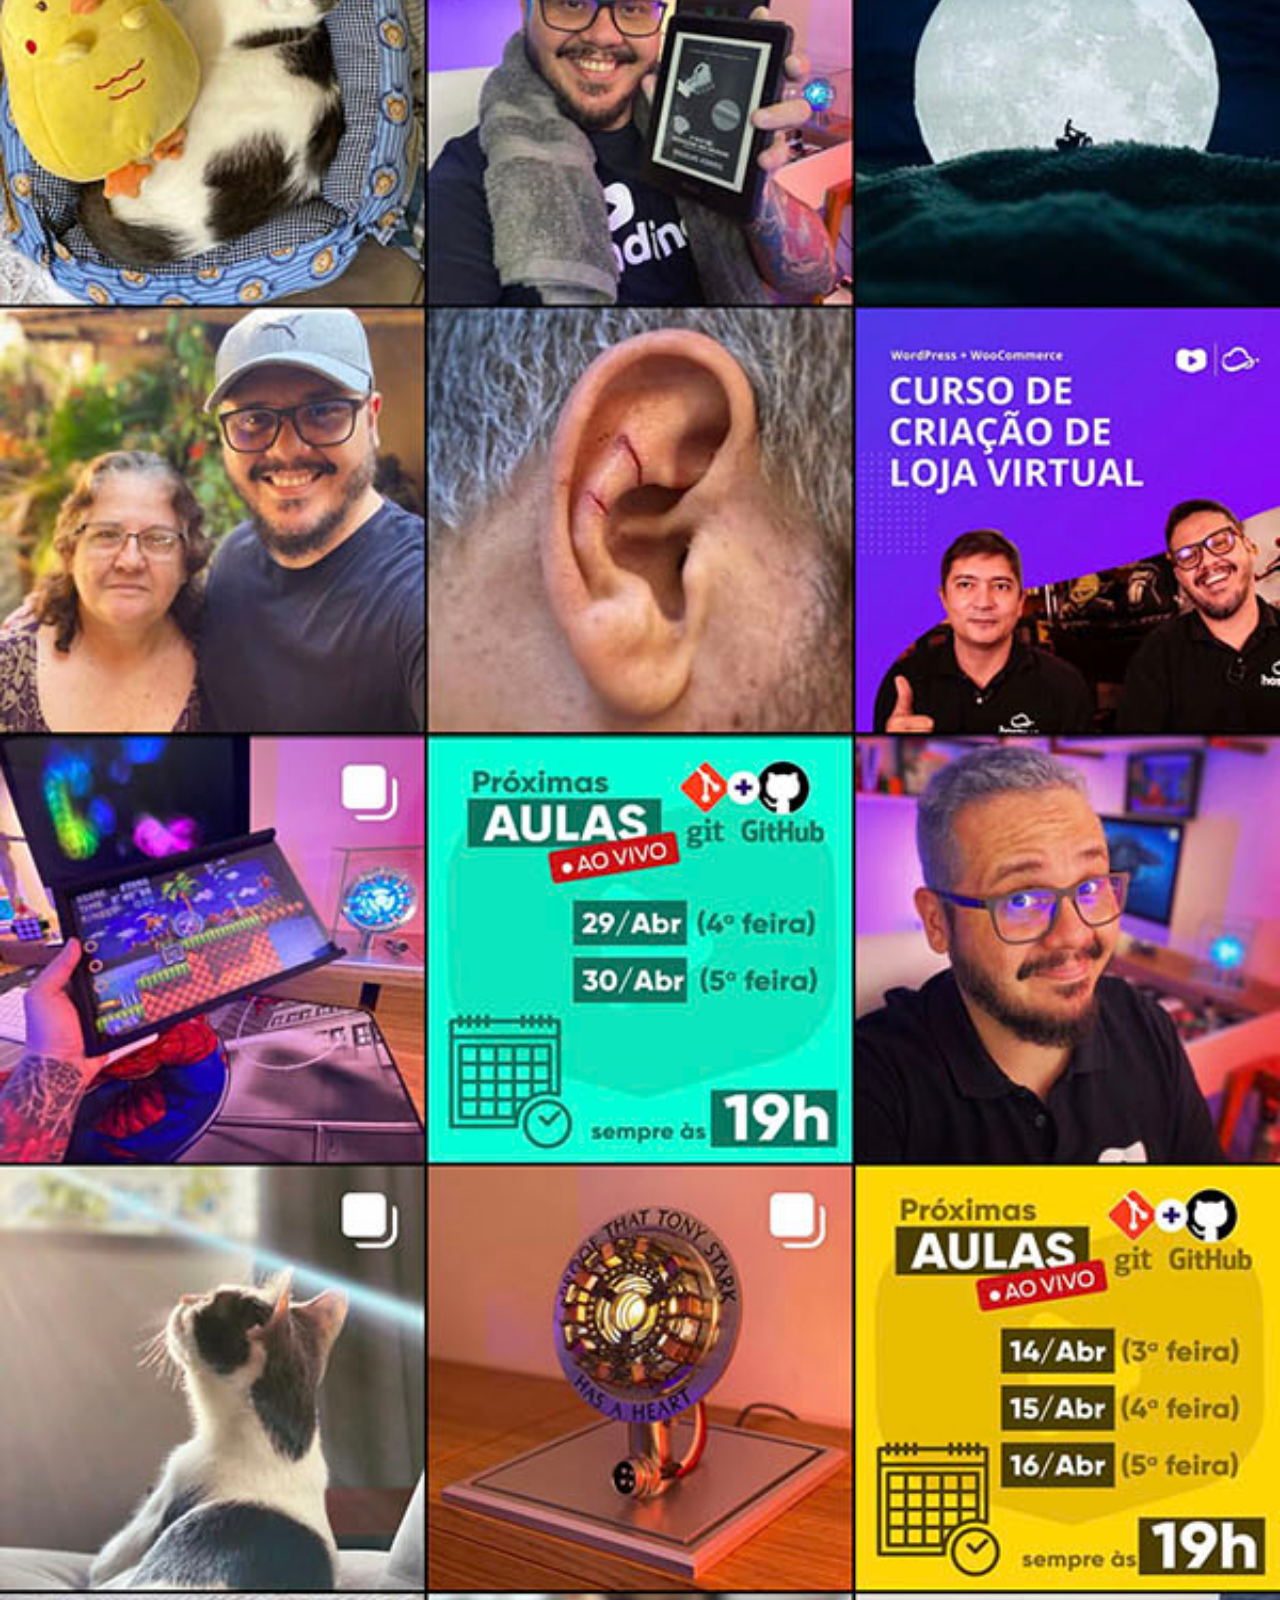
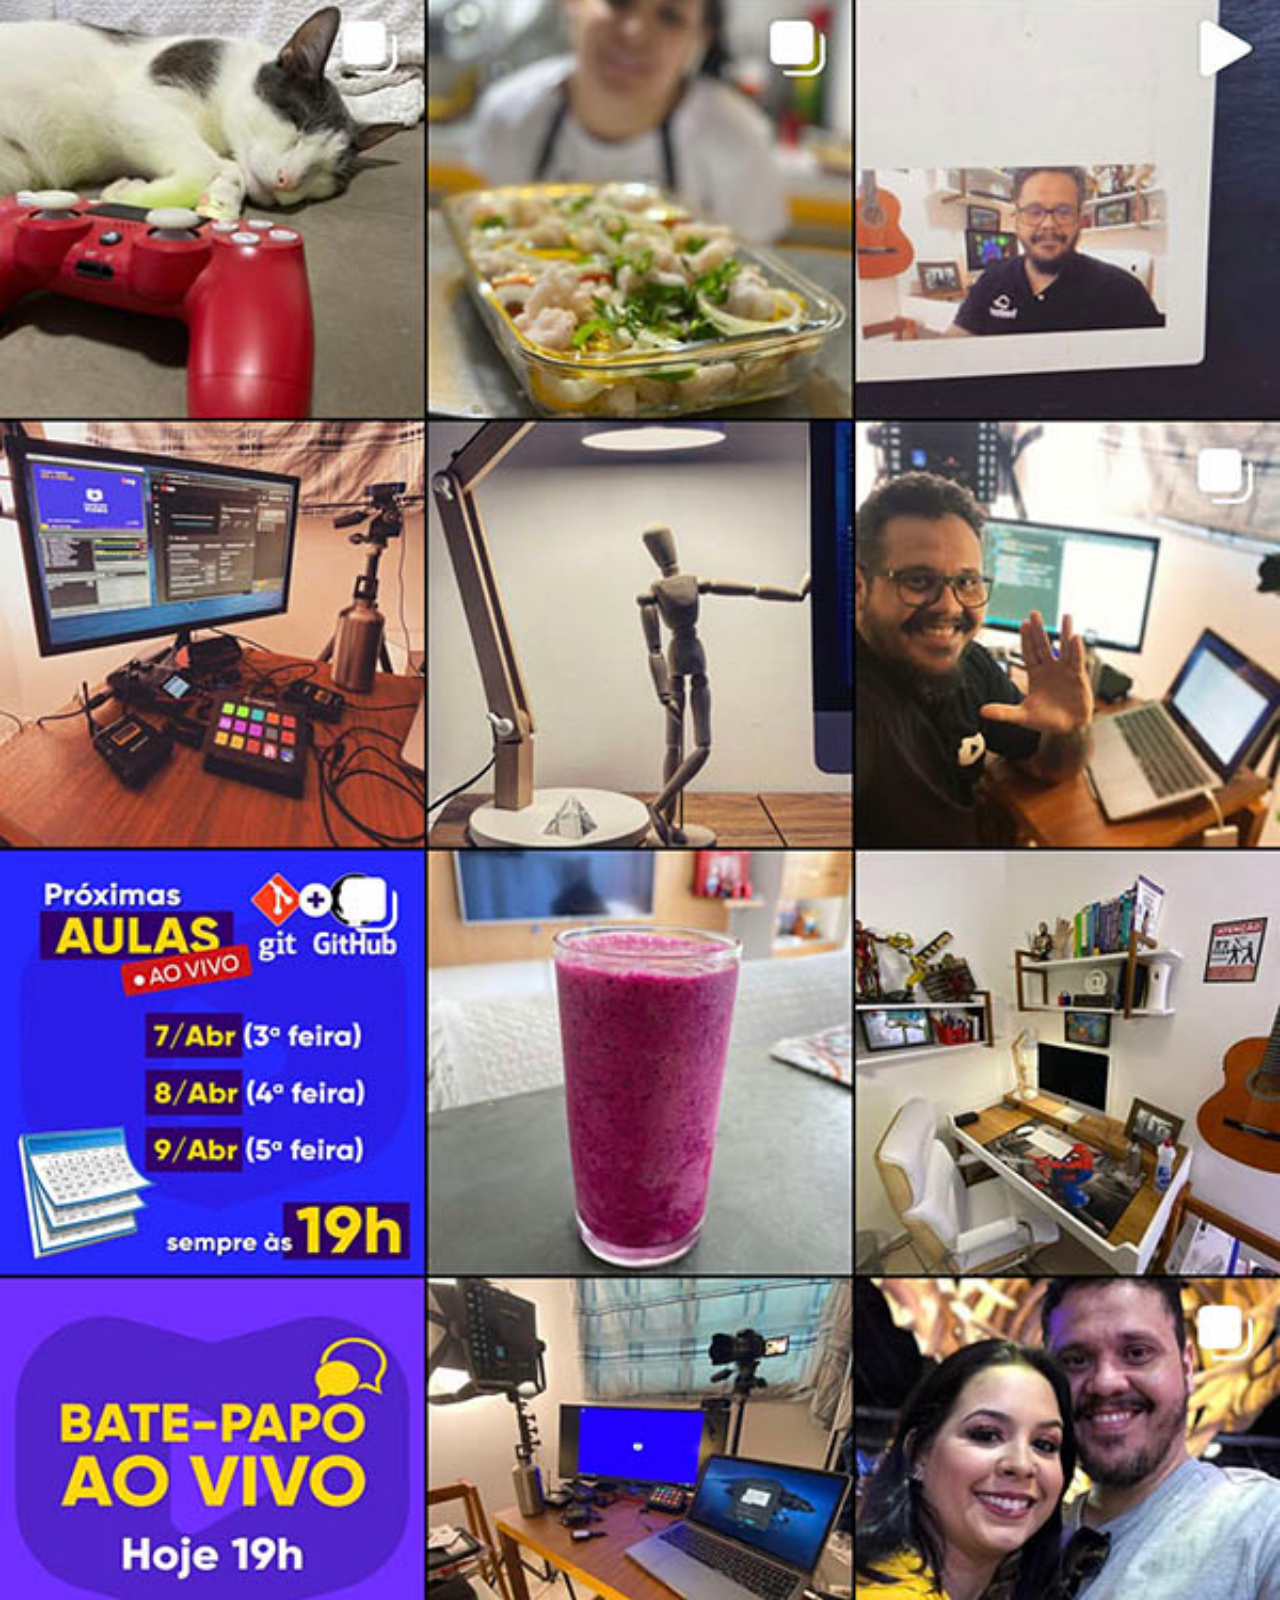
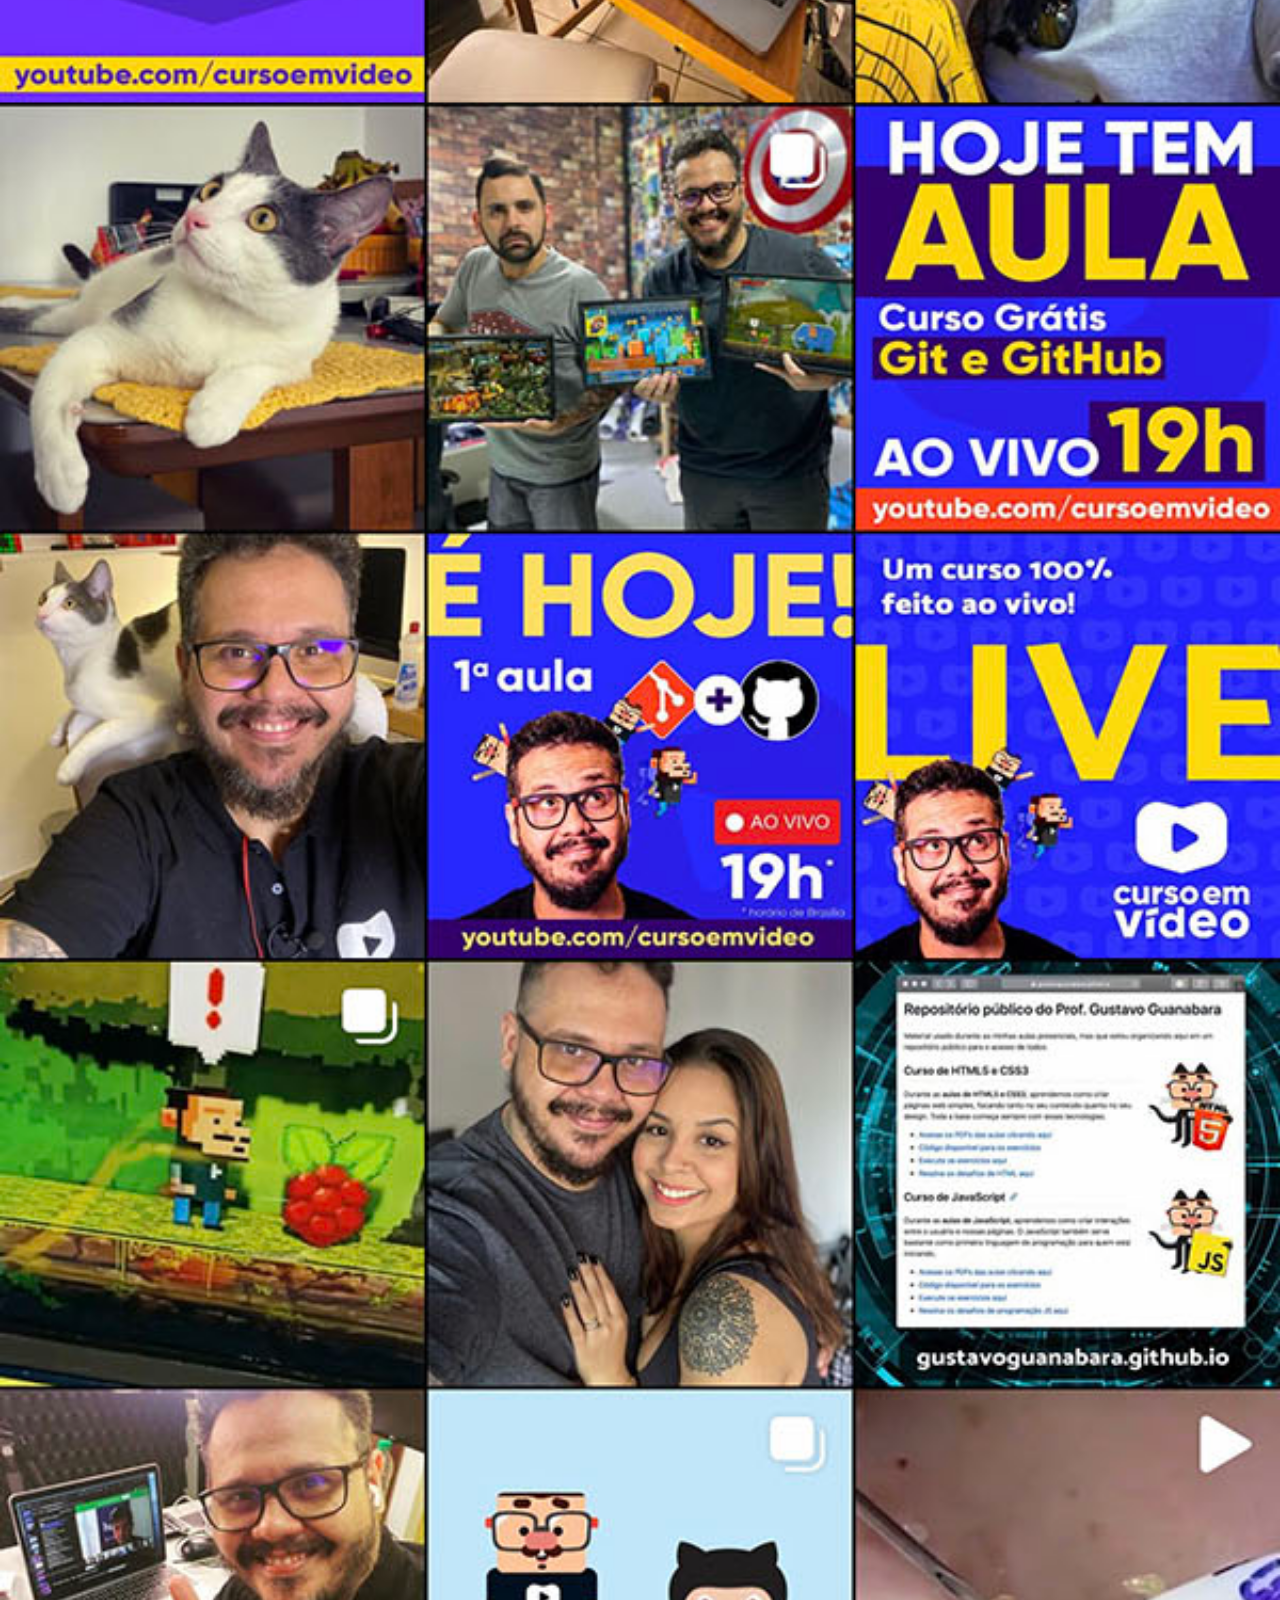
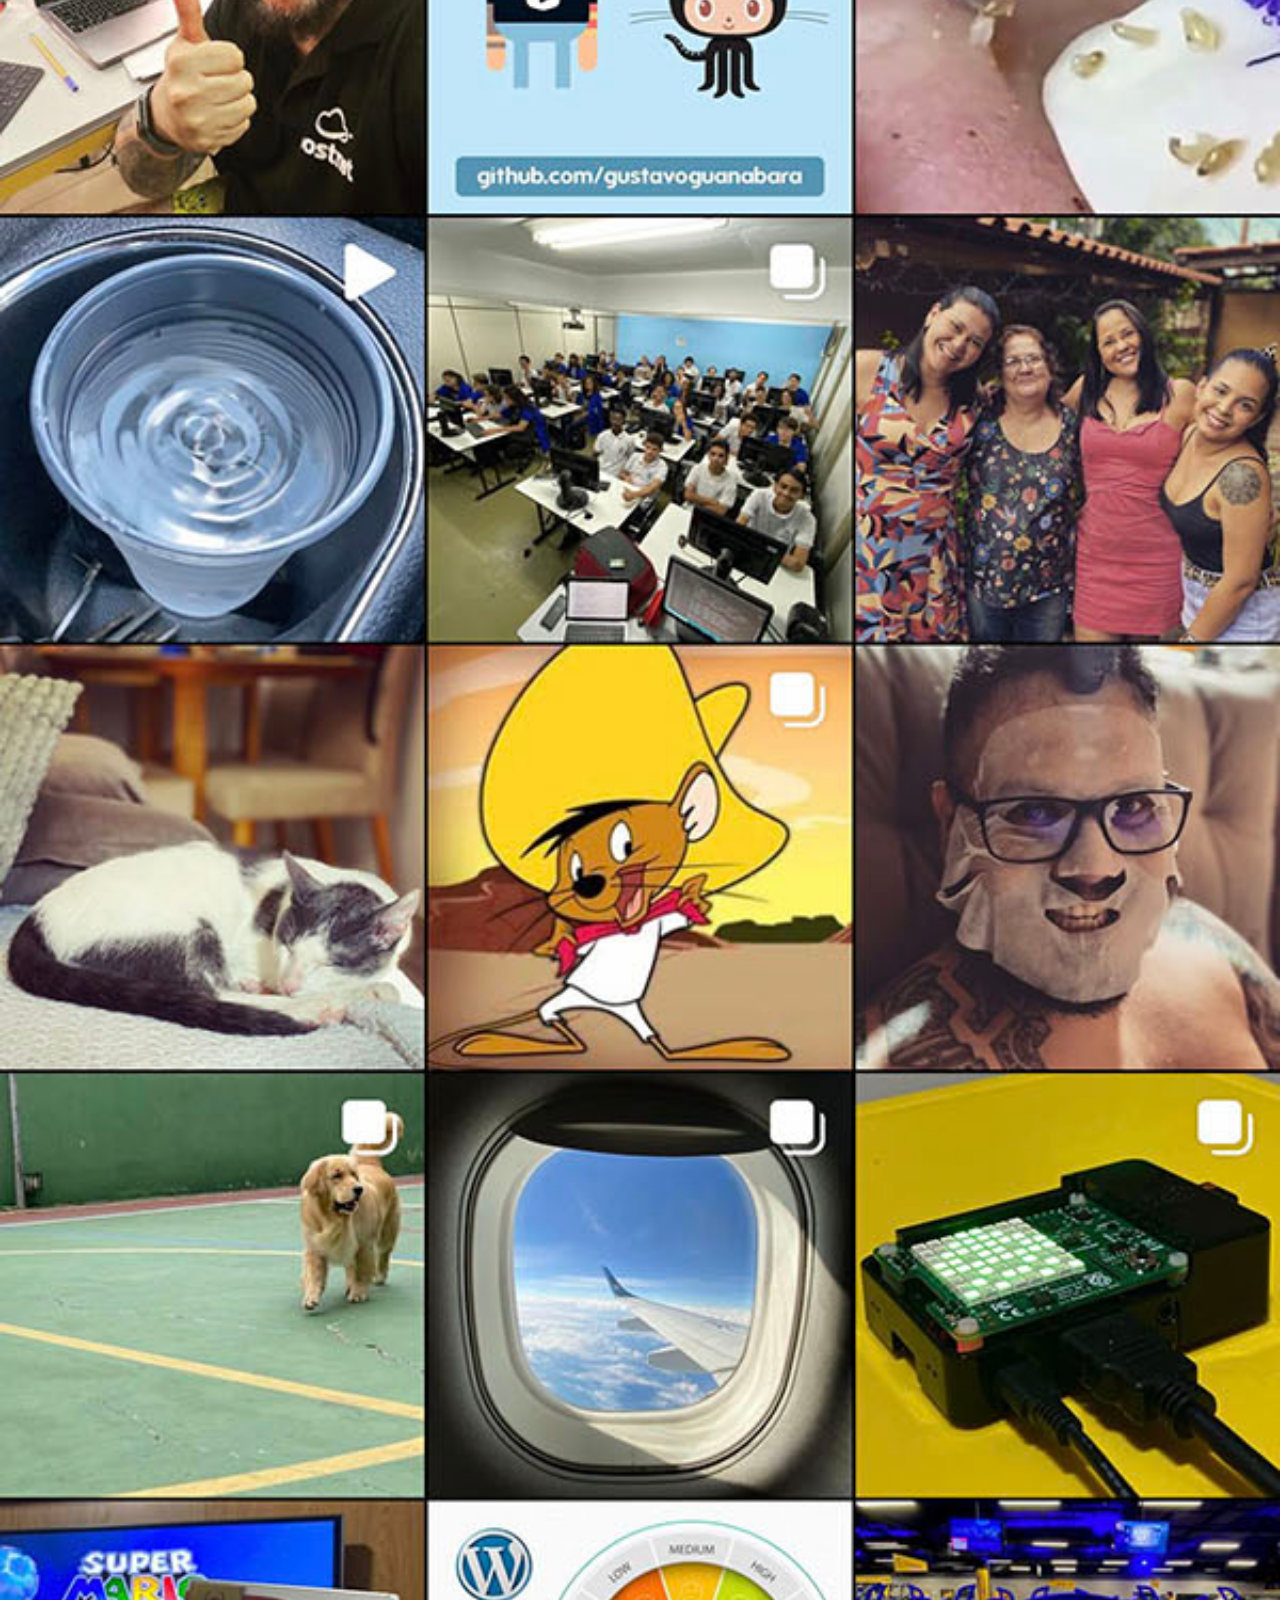
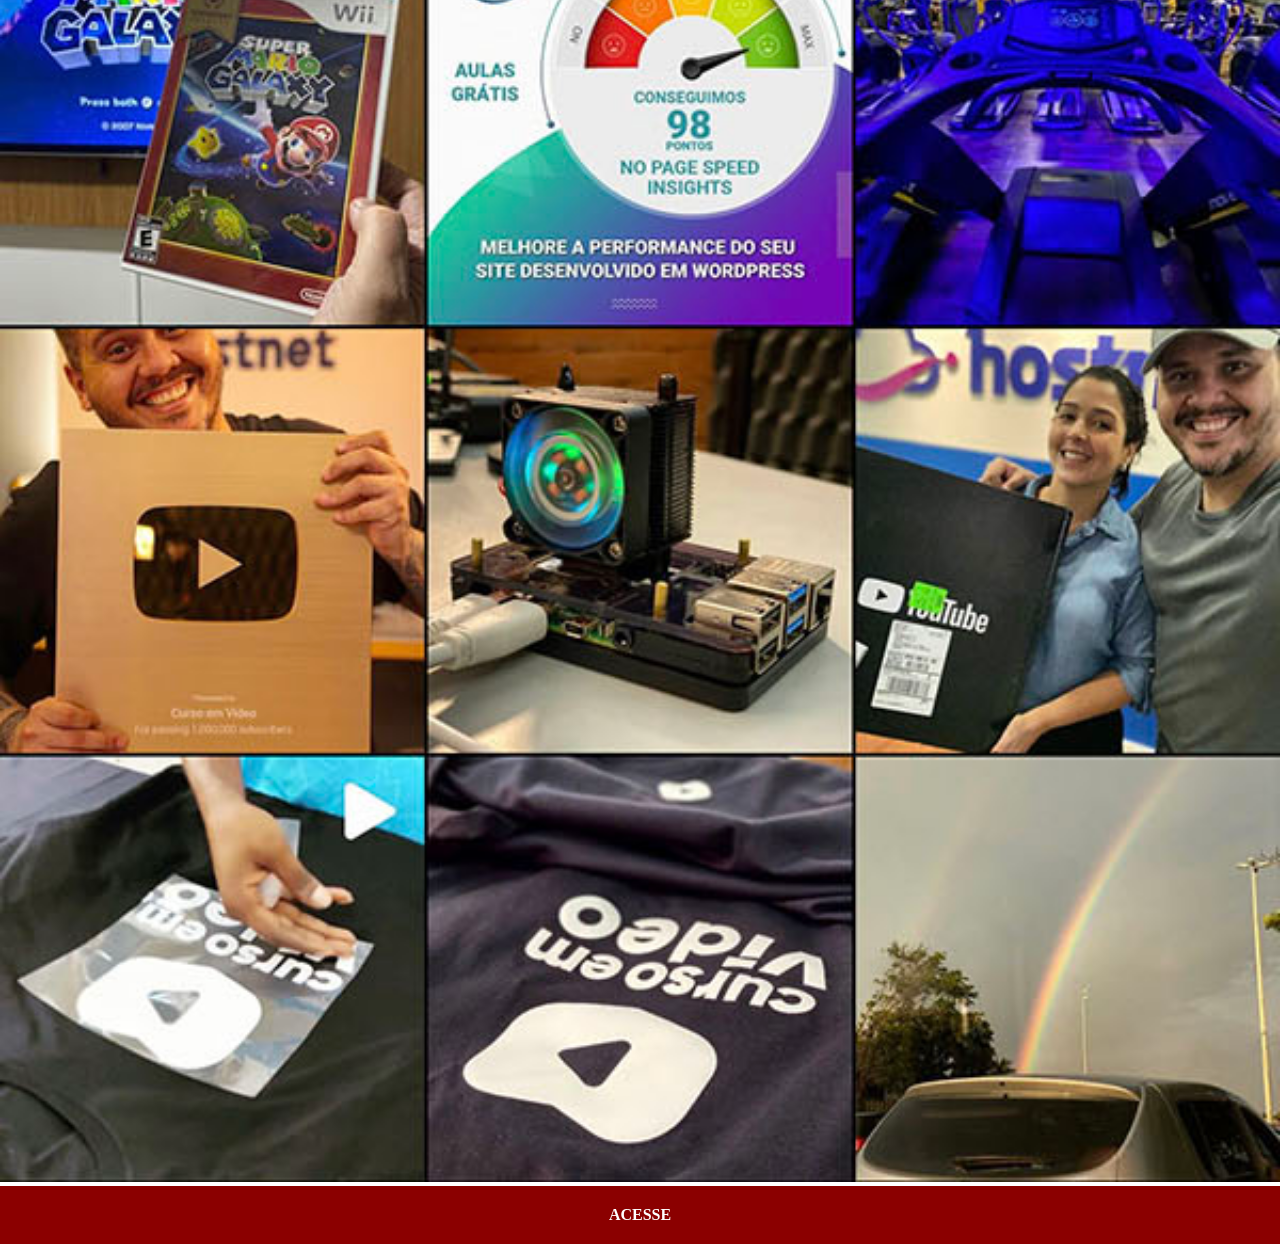
<file: instagram.html>
<!DOCTYPE html>
<html lang="pt-br">
<head>
    <meta charset="UTF-8">
    <meta name="viewport" content="width=device-width, initial-scale=1.0">
    <link rel="stylesheet" href="estilos/social.css">
    <title>Youtube</title>
</head>
<body>
    <img src="imagens/tela-instagram.jpg" alt="youtube">
    <a href="https://www.instagram.com/gustavoguanabara/" target="_blank">ACESSE</a>
</body>
</html>
</file>
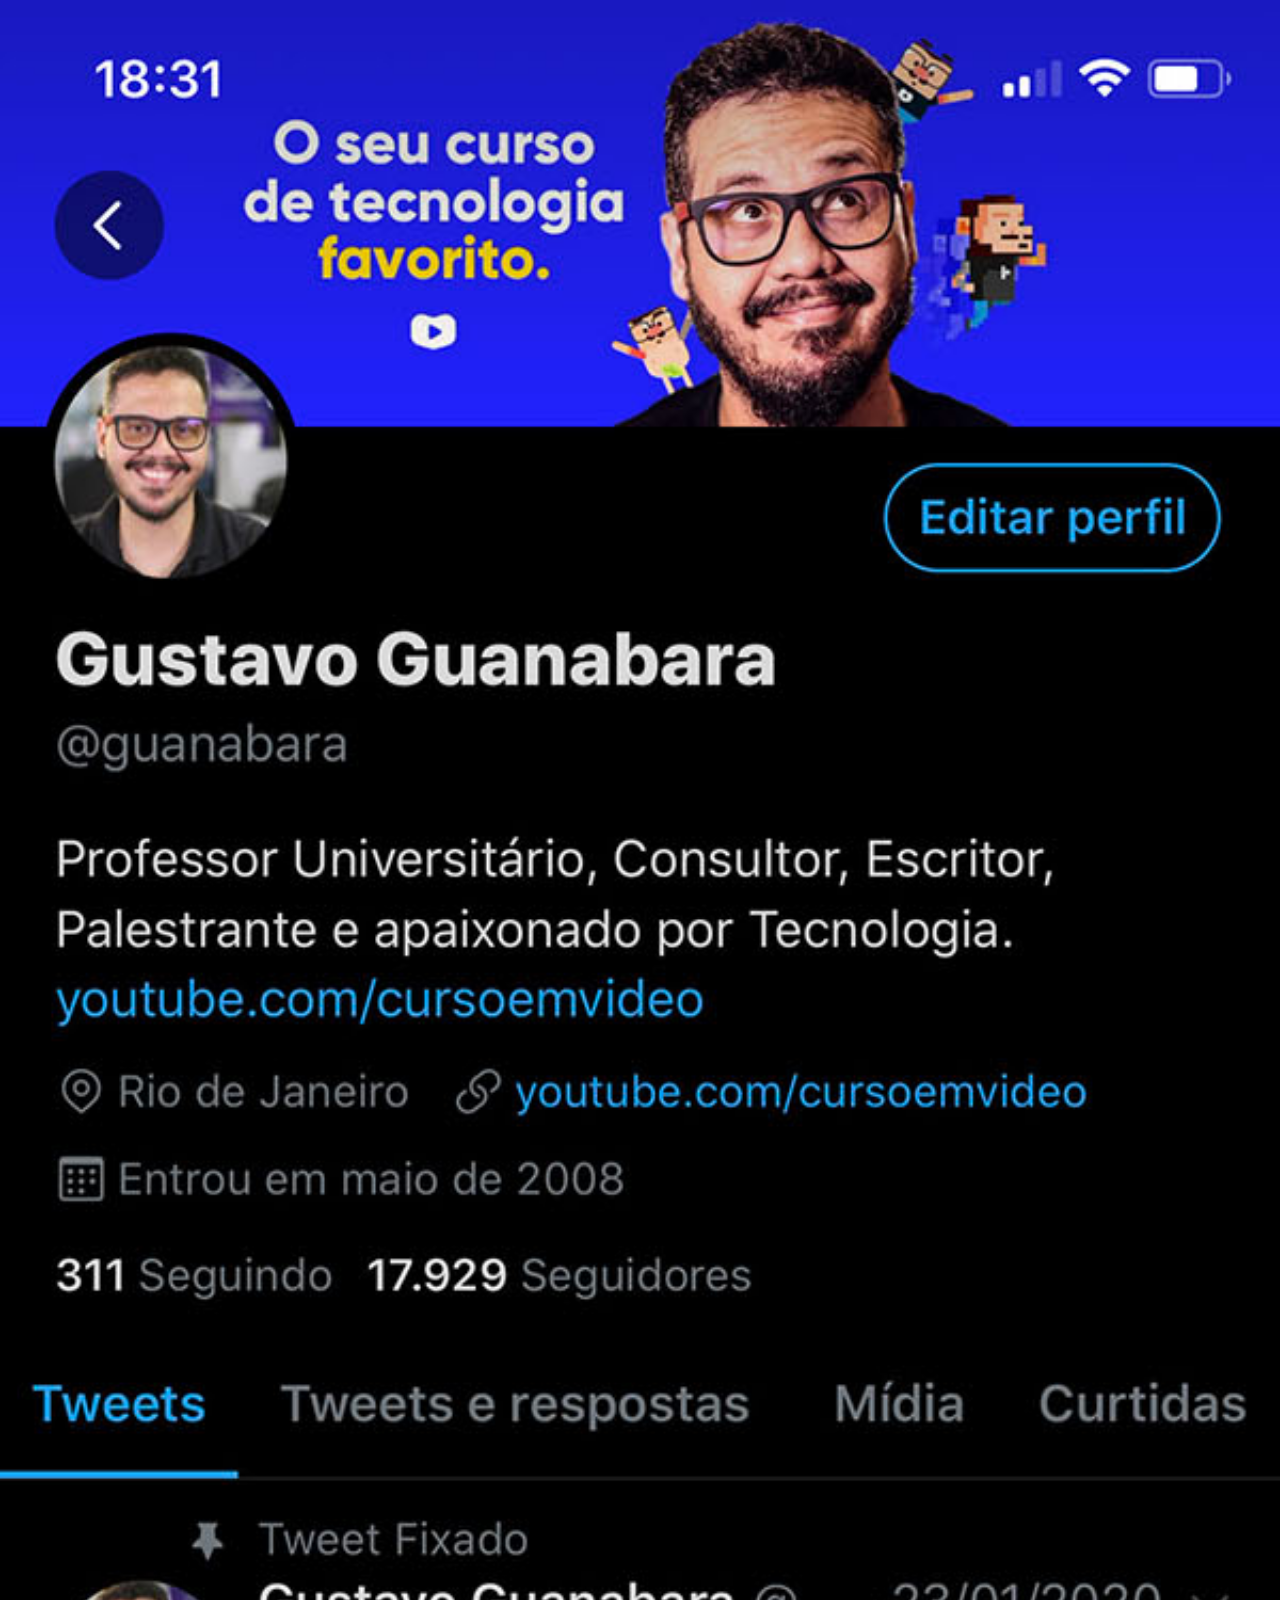
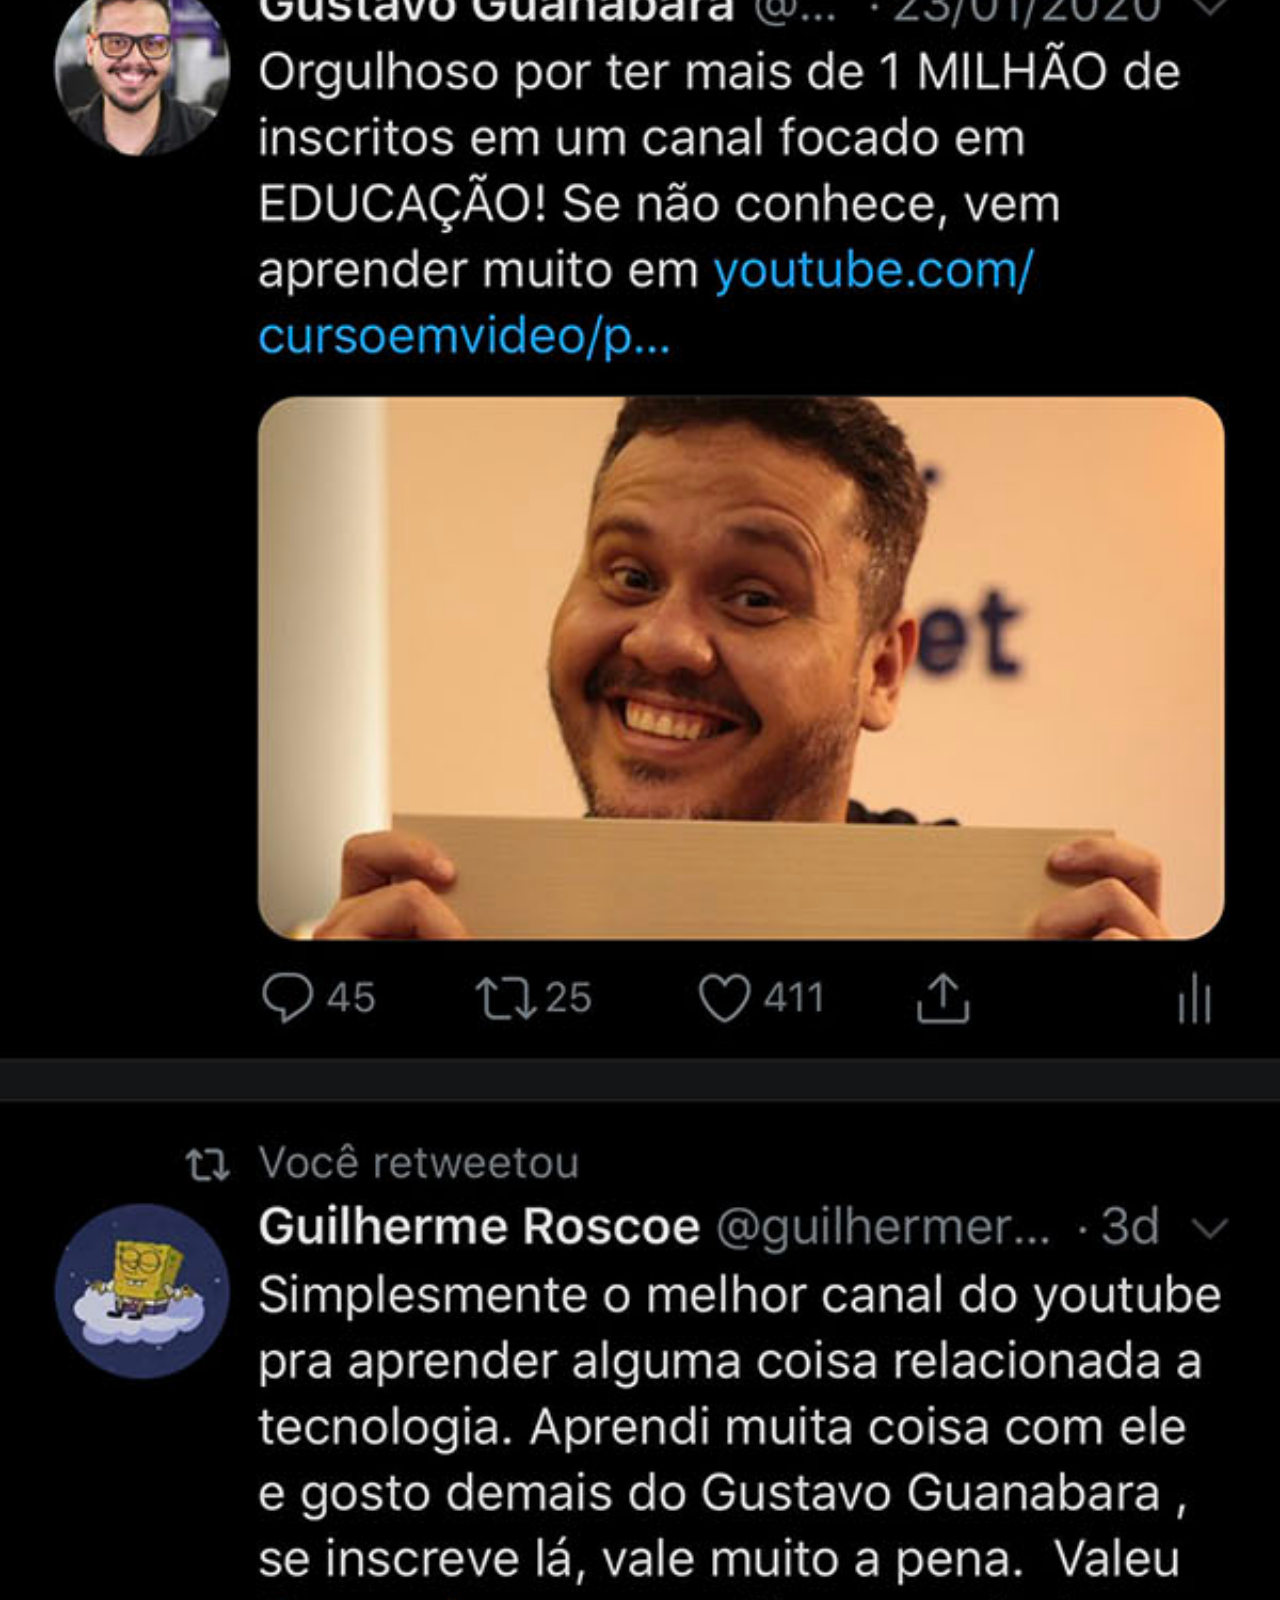
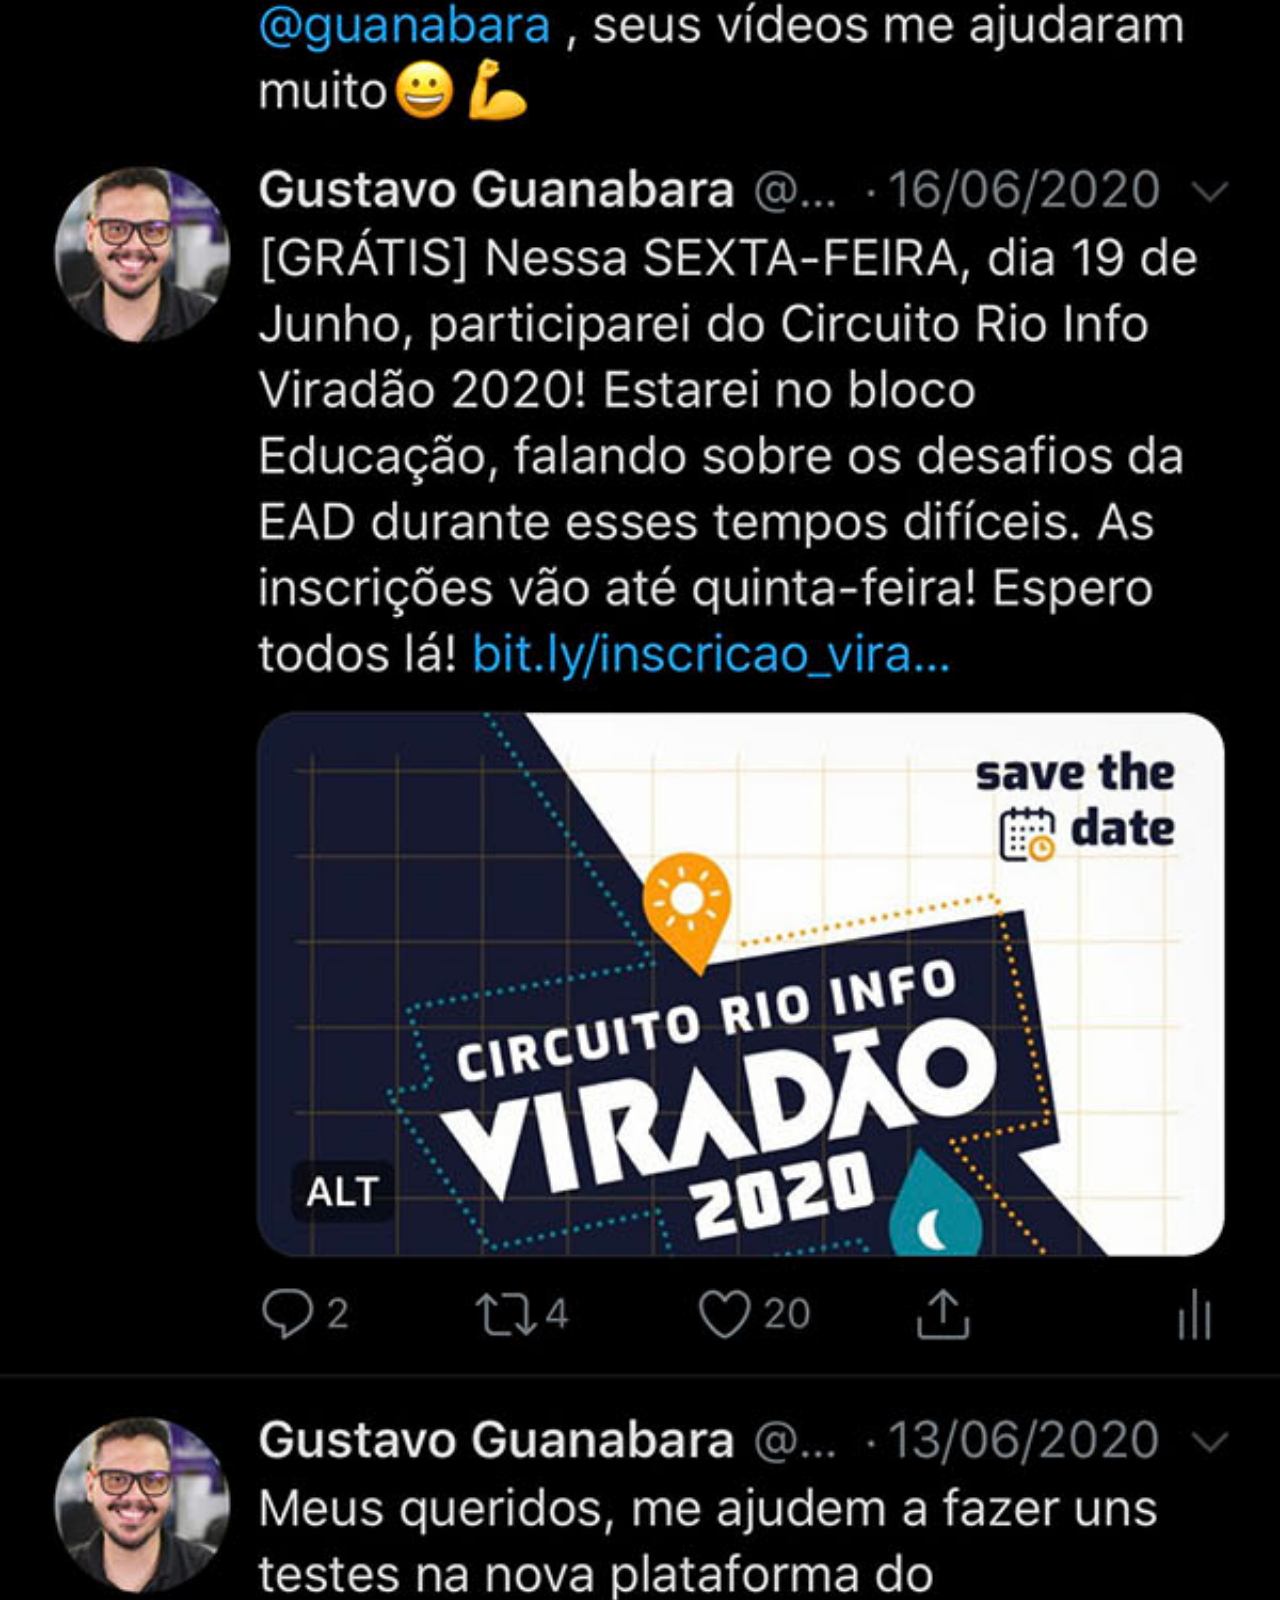
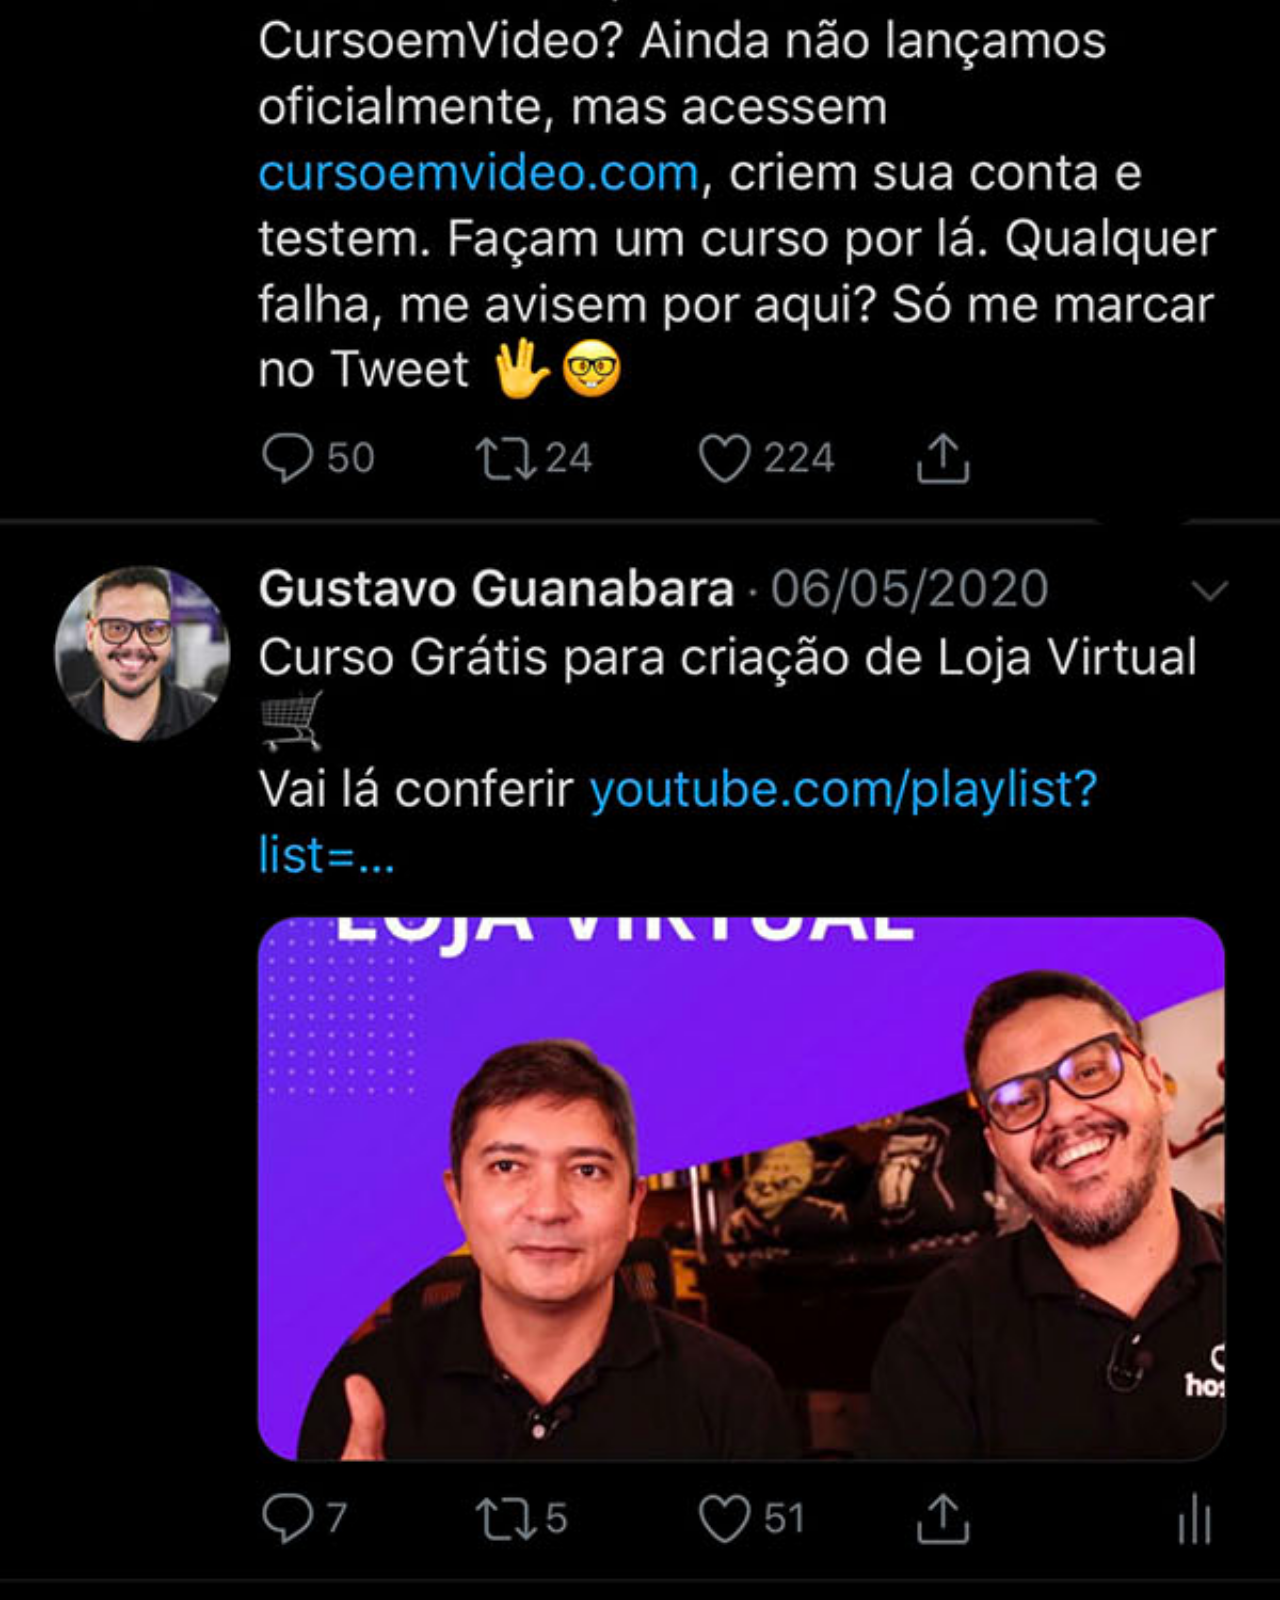
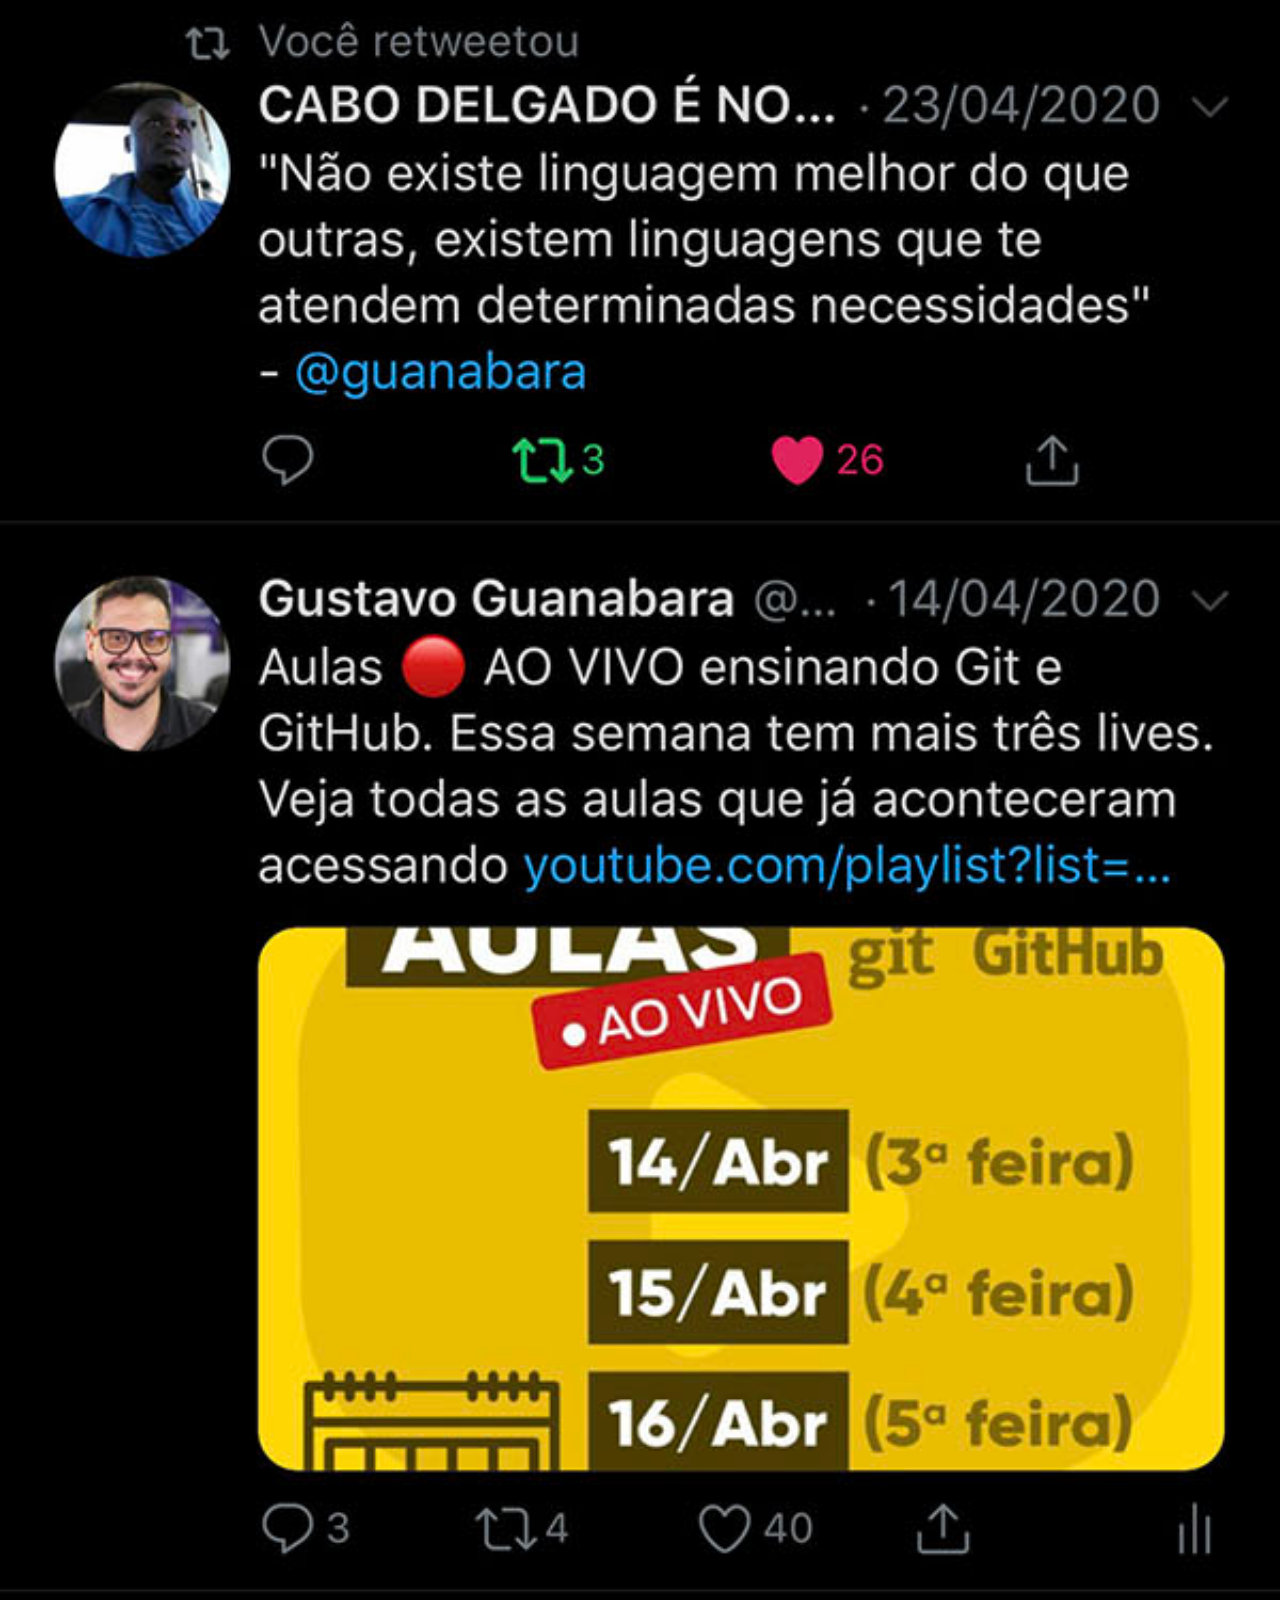
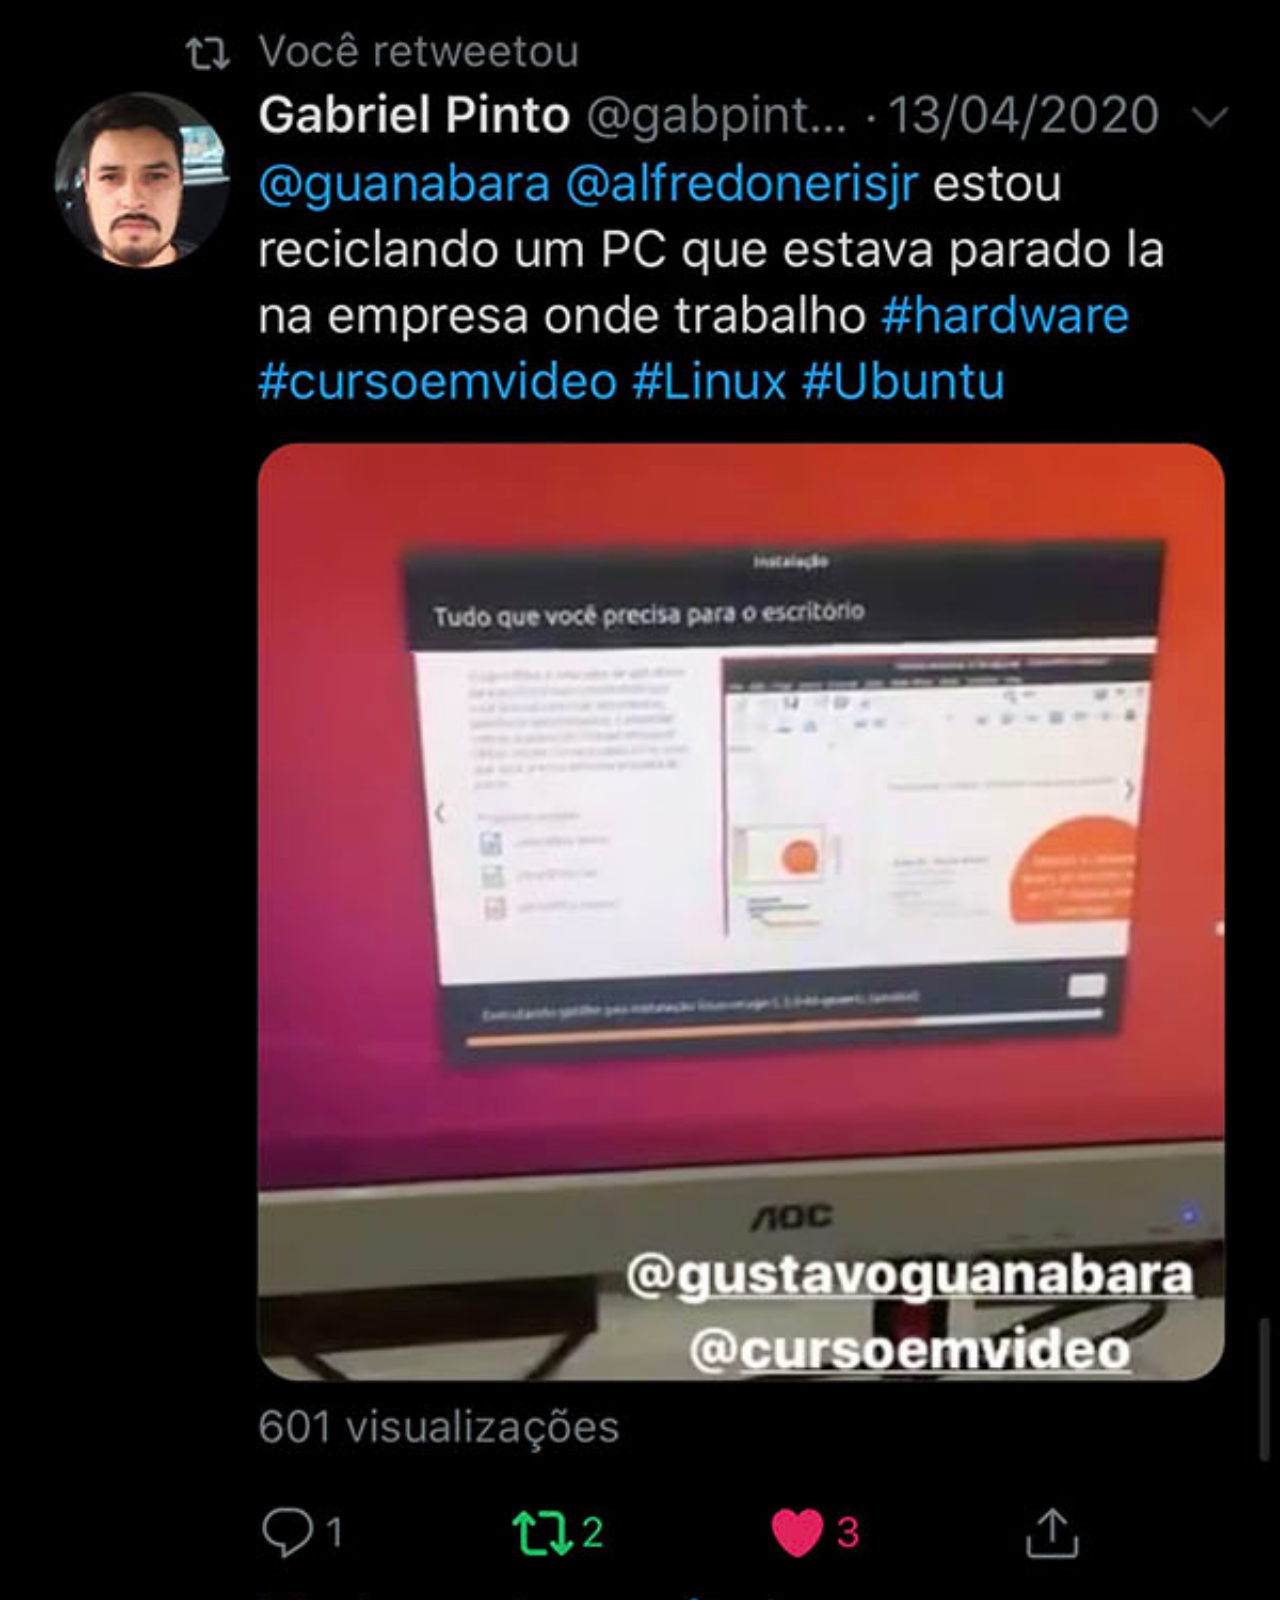
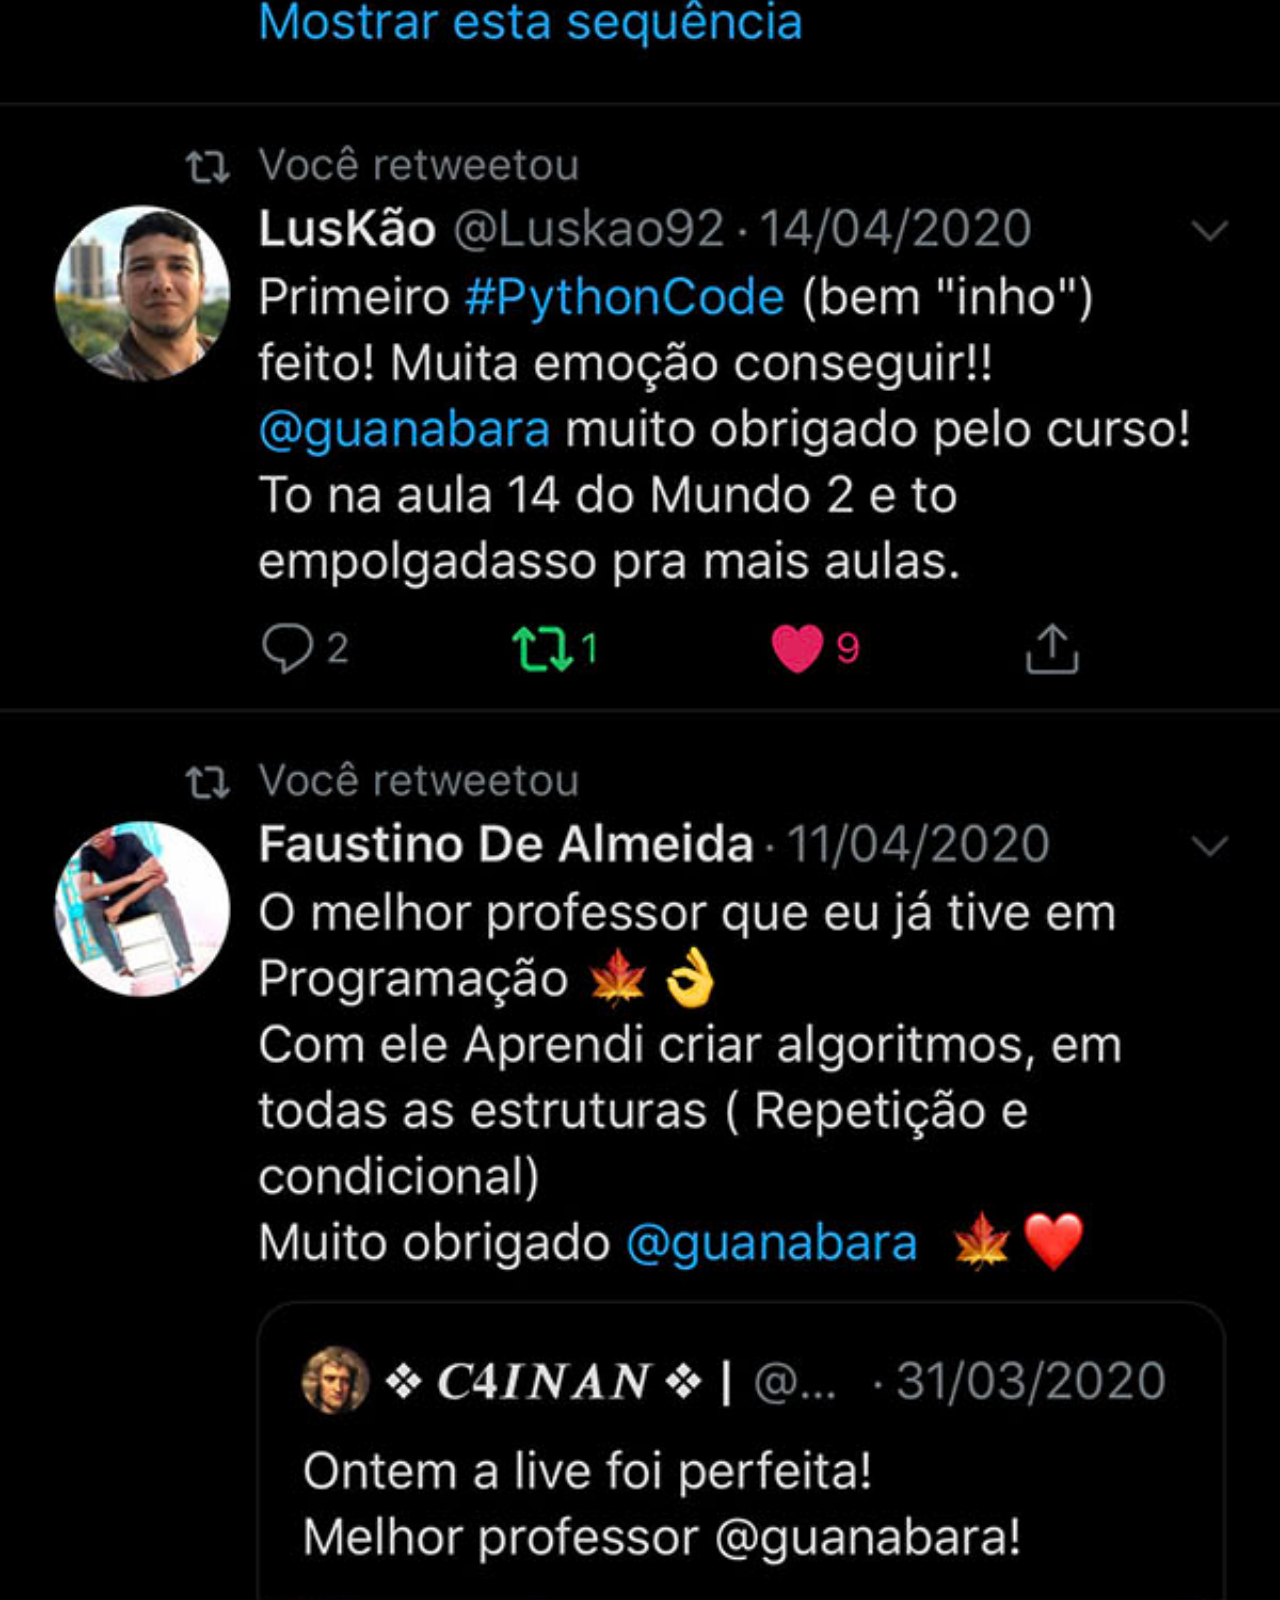
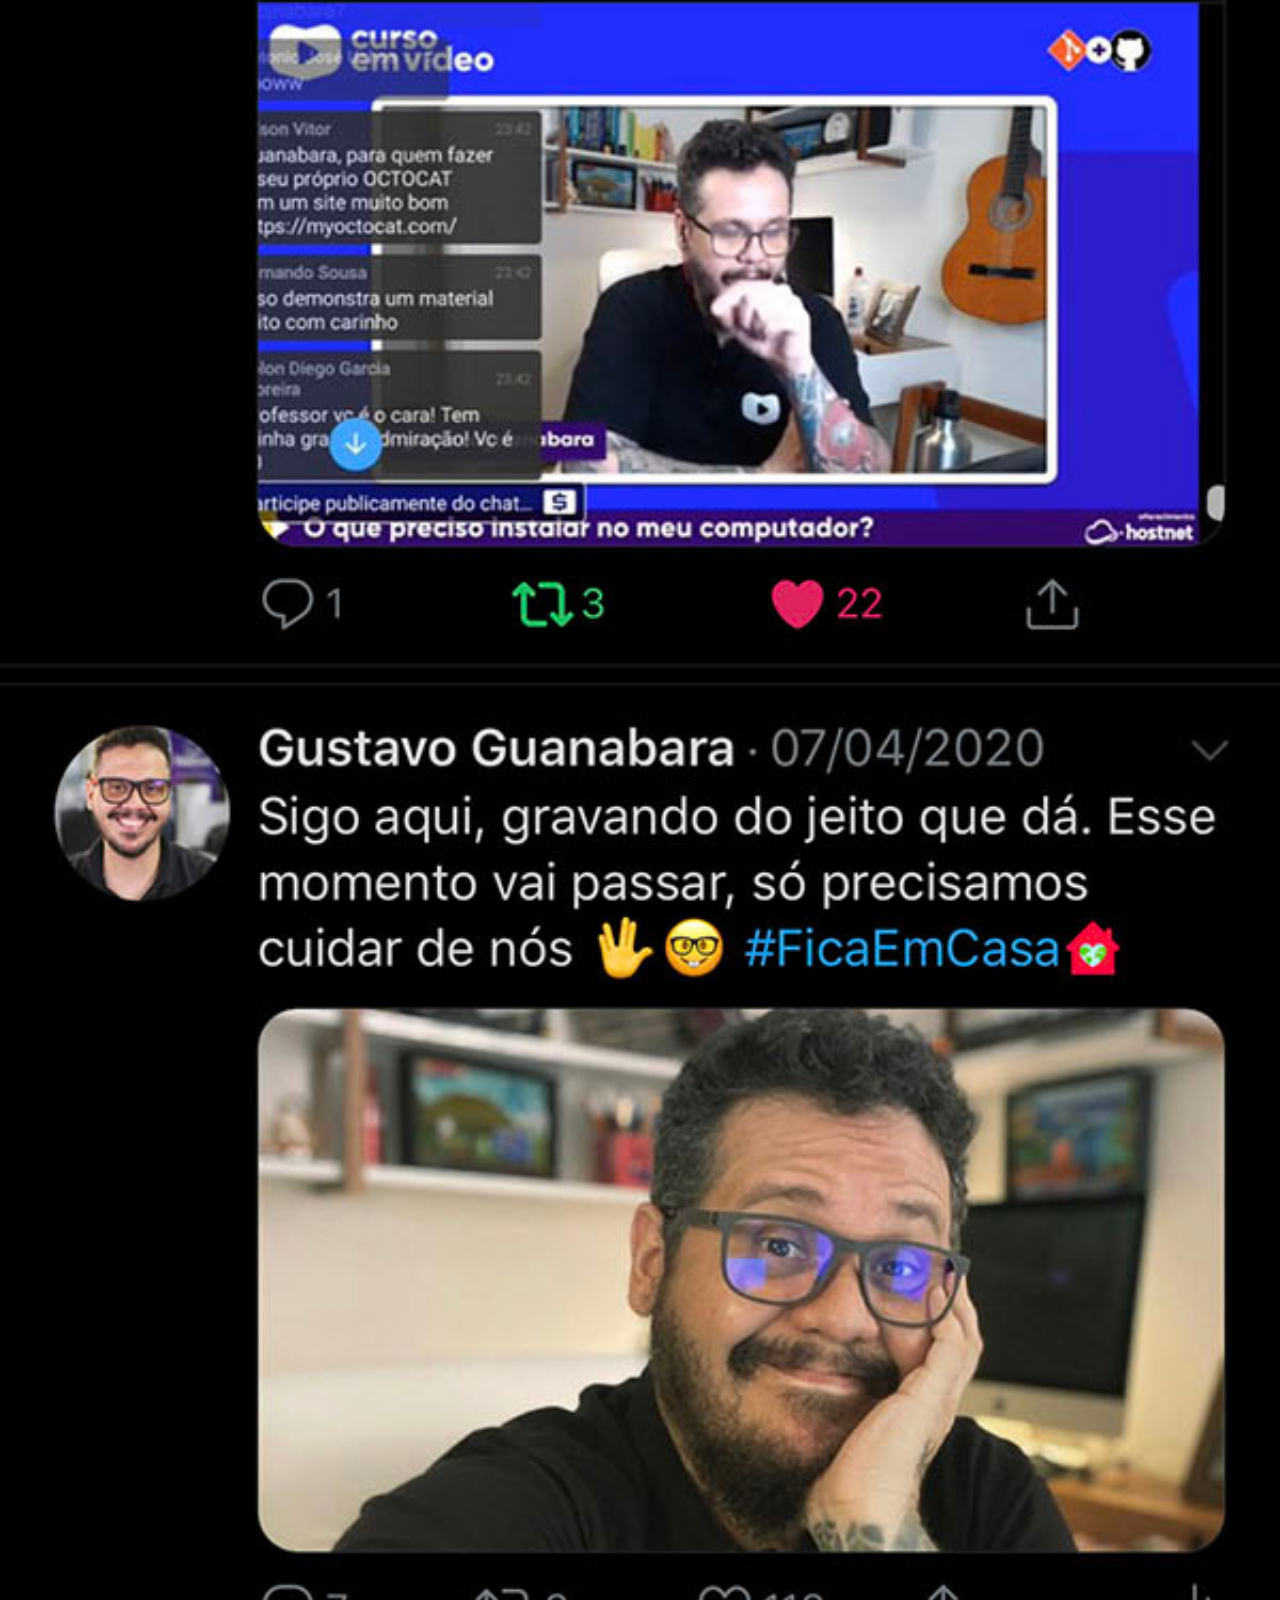
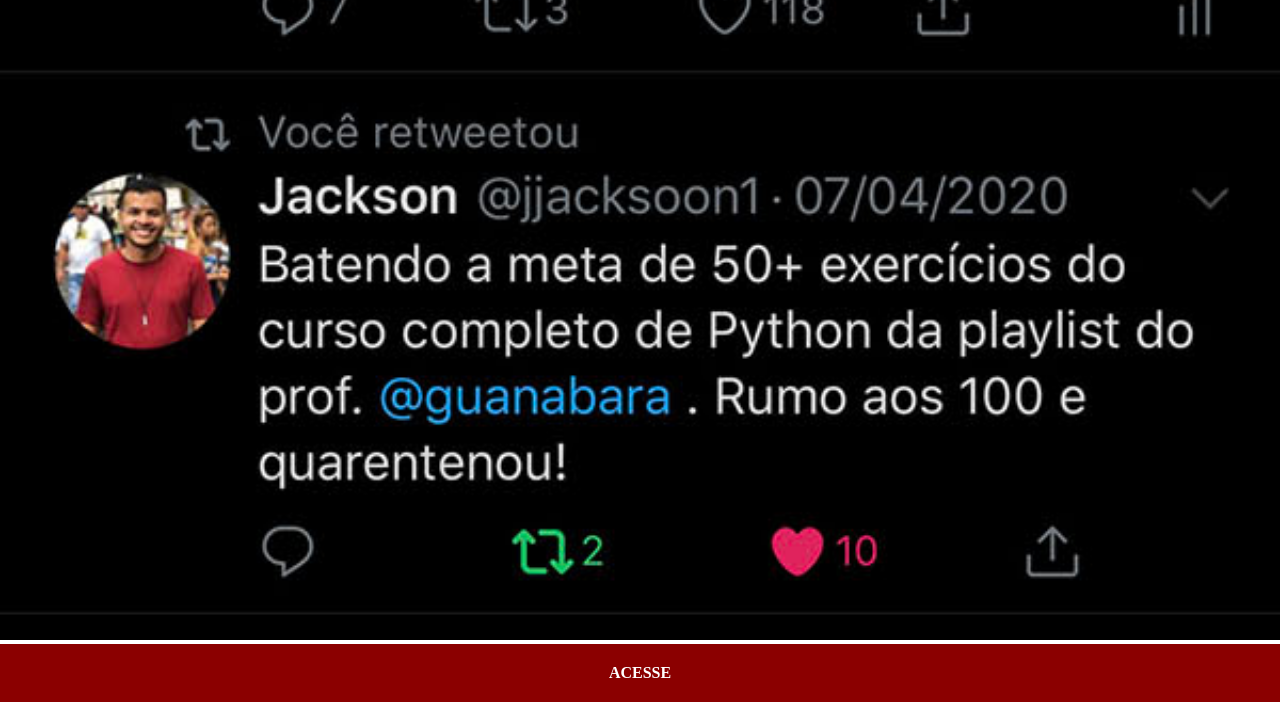
<file: twitter.html>
<!DOCTYPE html>
<html lang="pt-br">
<head>
    <meta charset="UTF-8">
    <meta name="viewport" content="width=device-width, initial-scale=1.0">
    <link rel="stylesheet" href="estilos/social.css">
    <title>Youtube</title>
</head>
<body>
    <img src="imagens/tela-twitter.jpg" alt="X">
    <a href="https://x.com/guanabara" target="_blank">ACESSE</a>
</body>
</html>
</file>
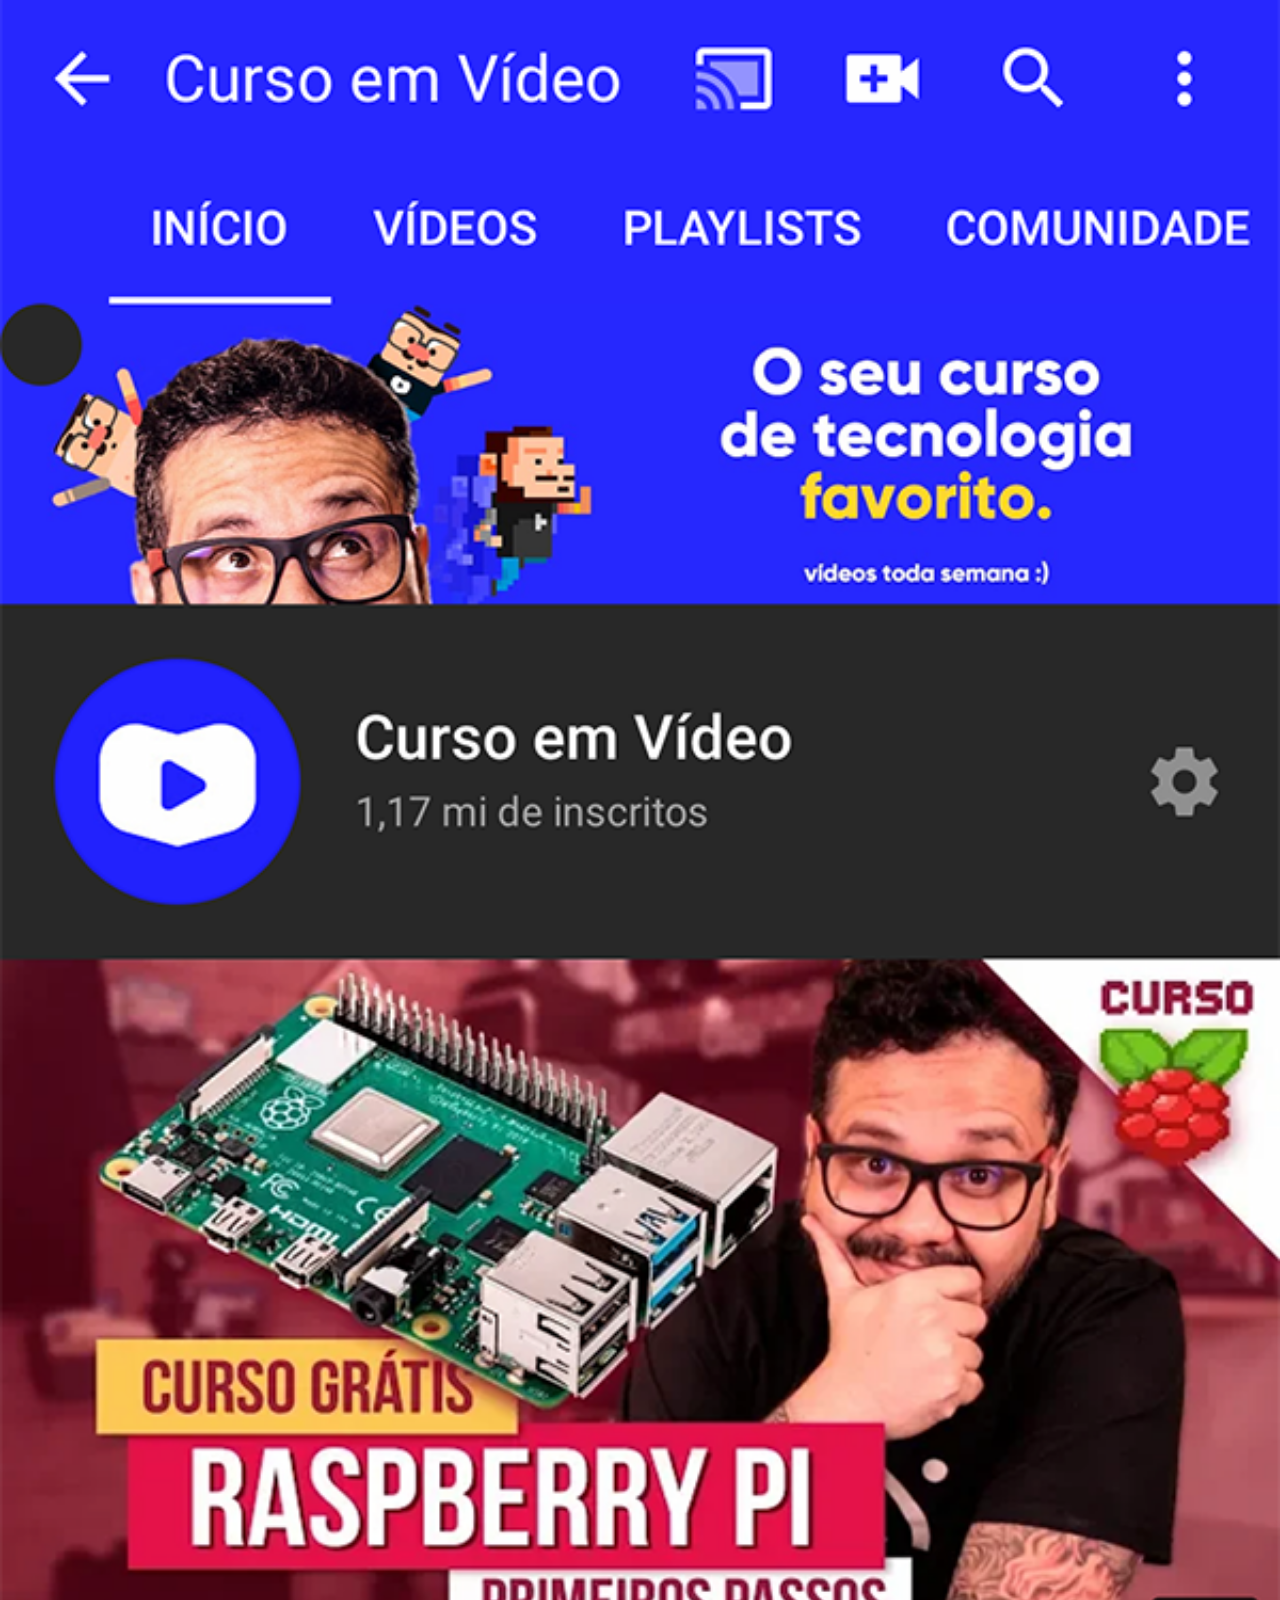
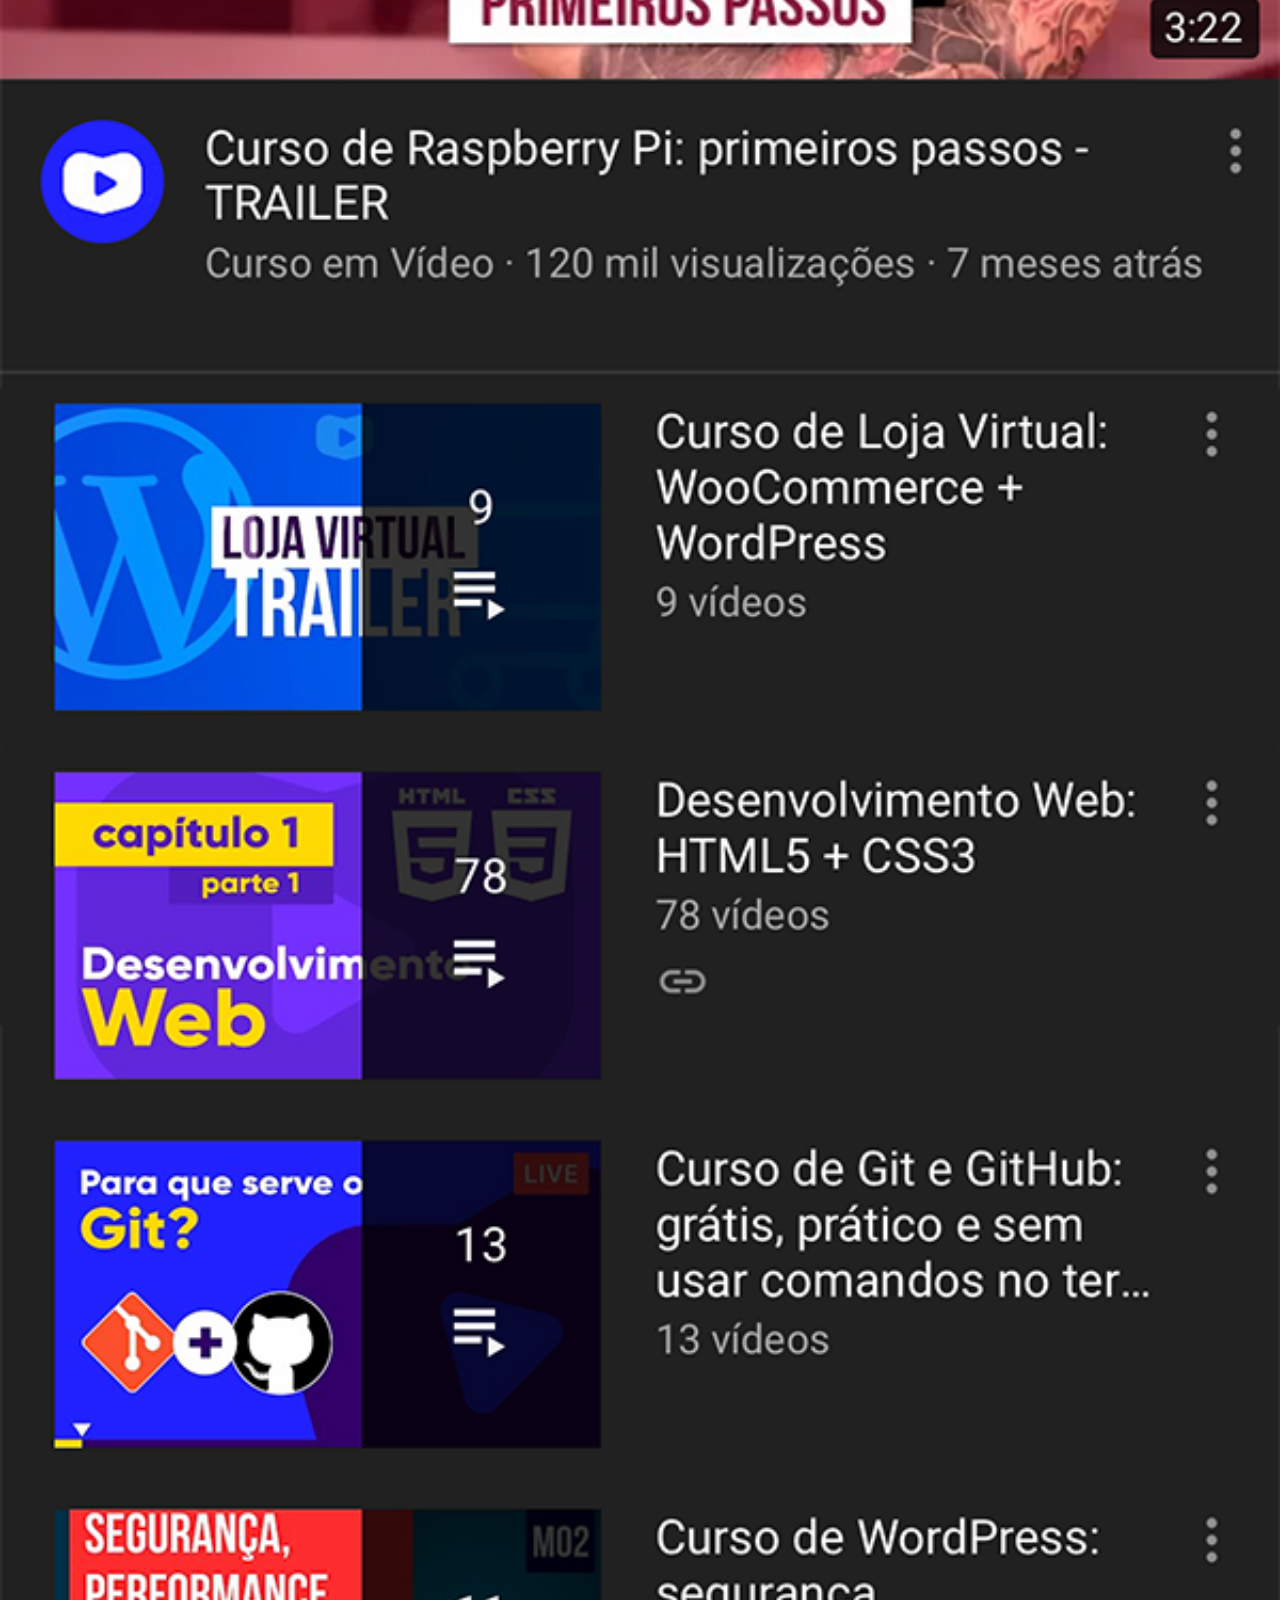
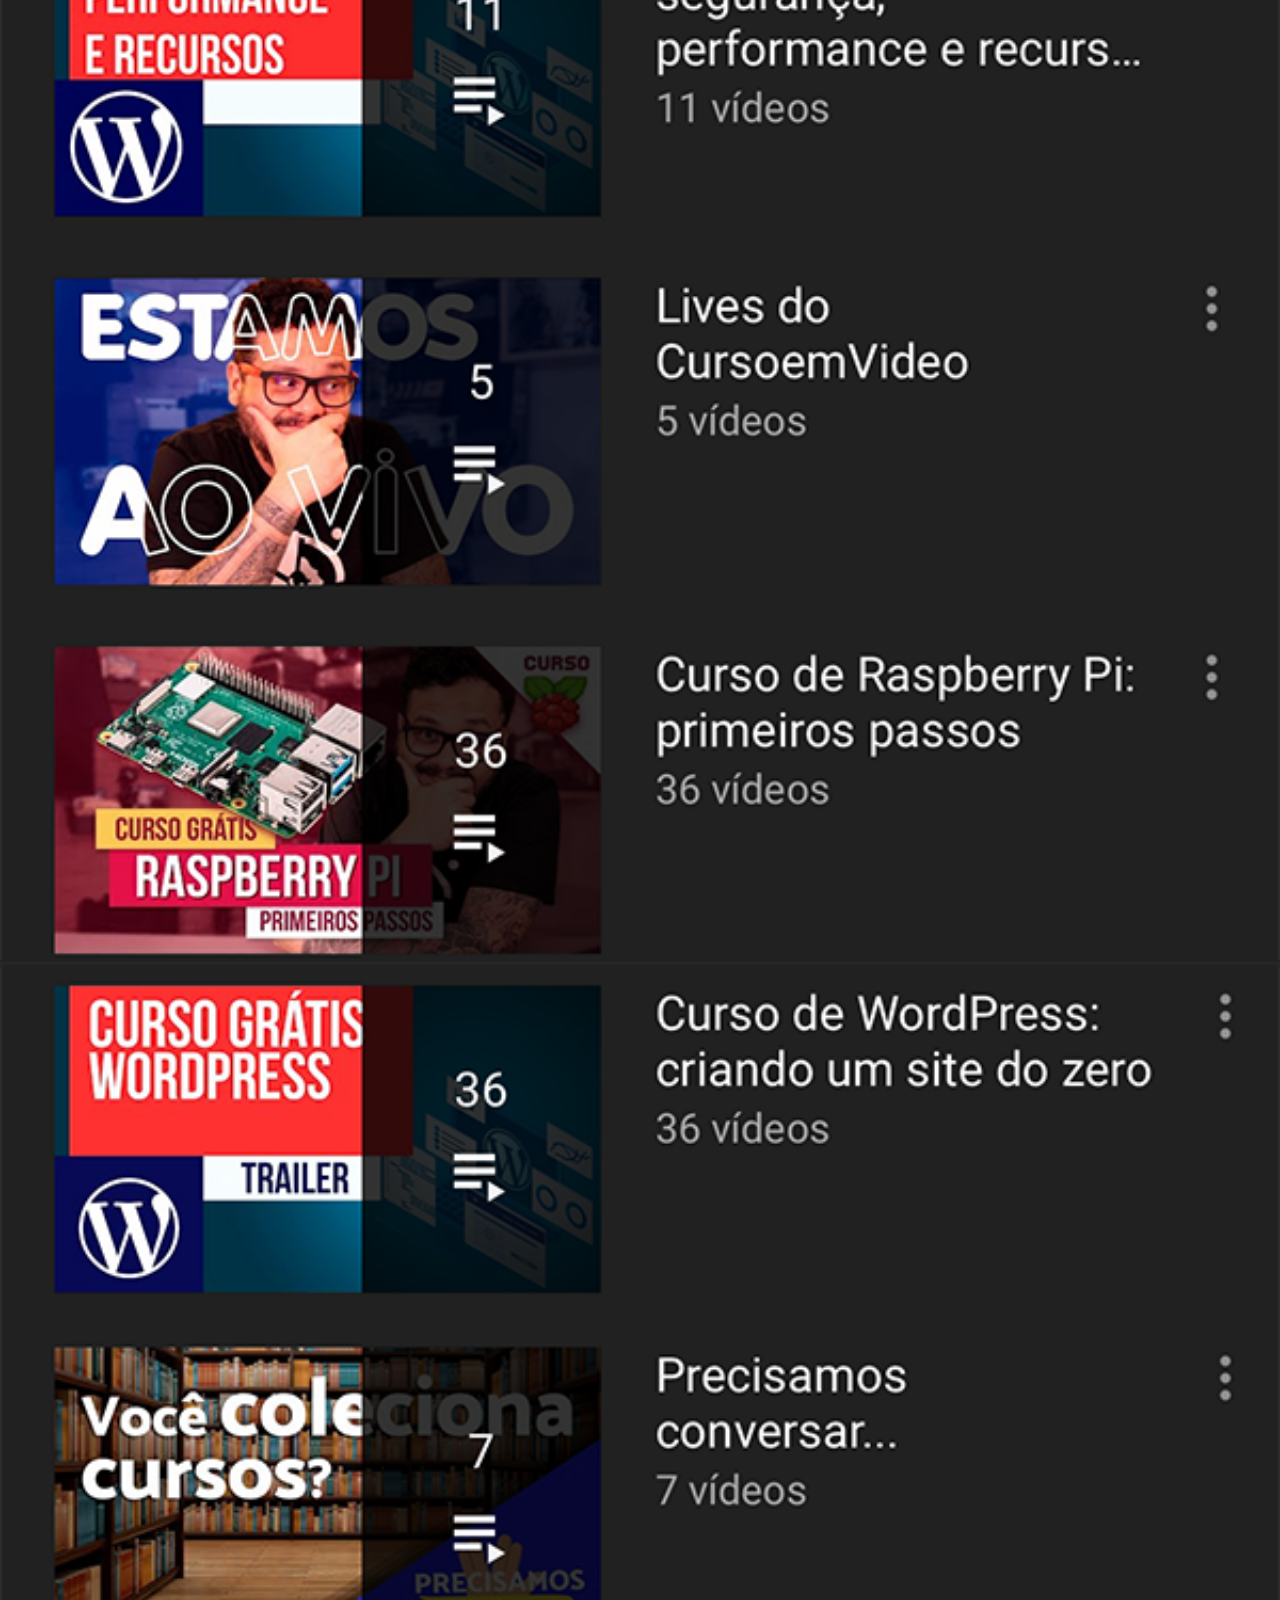
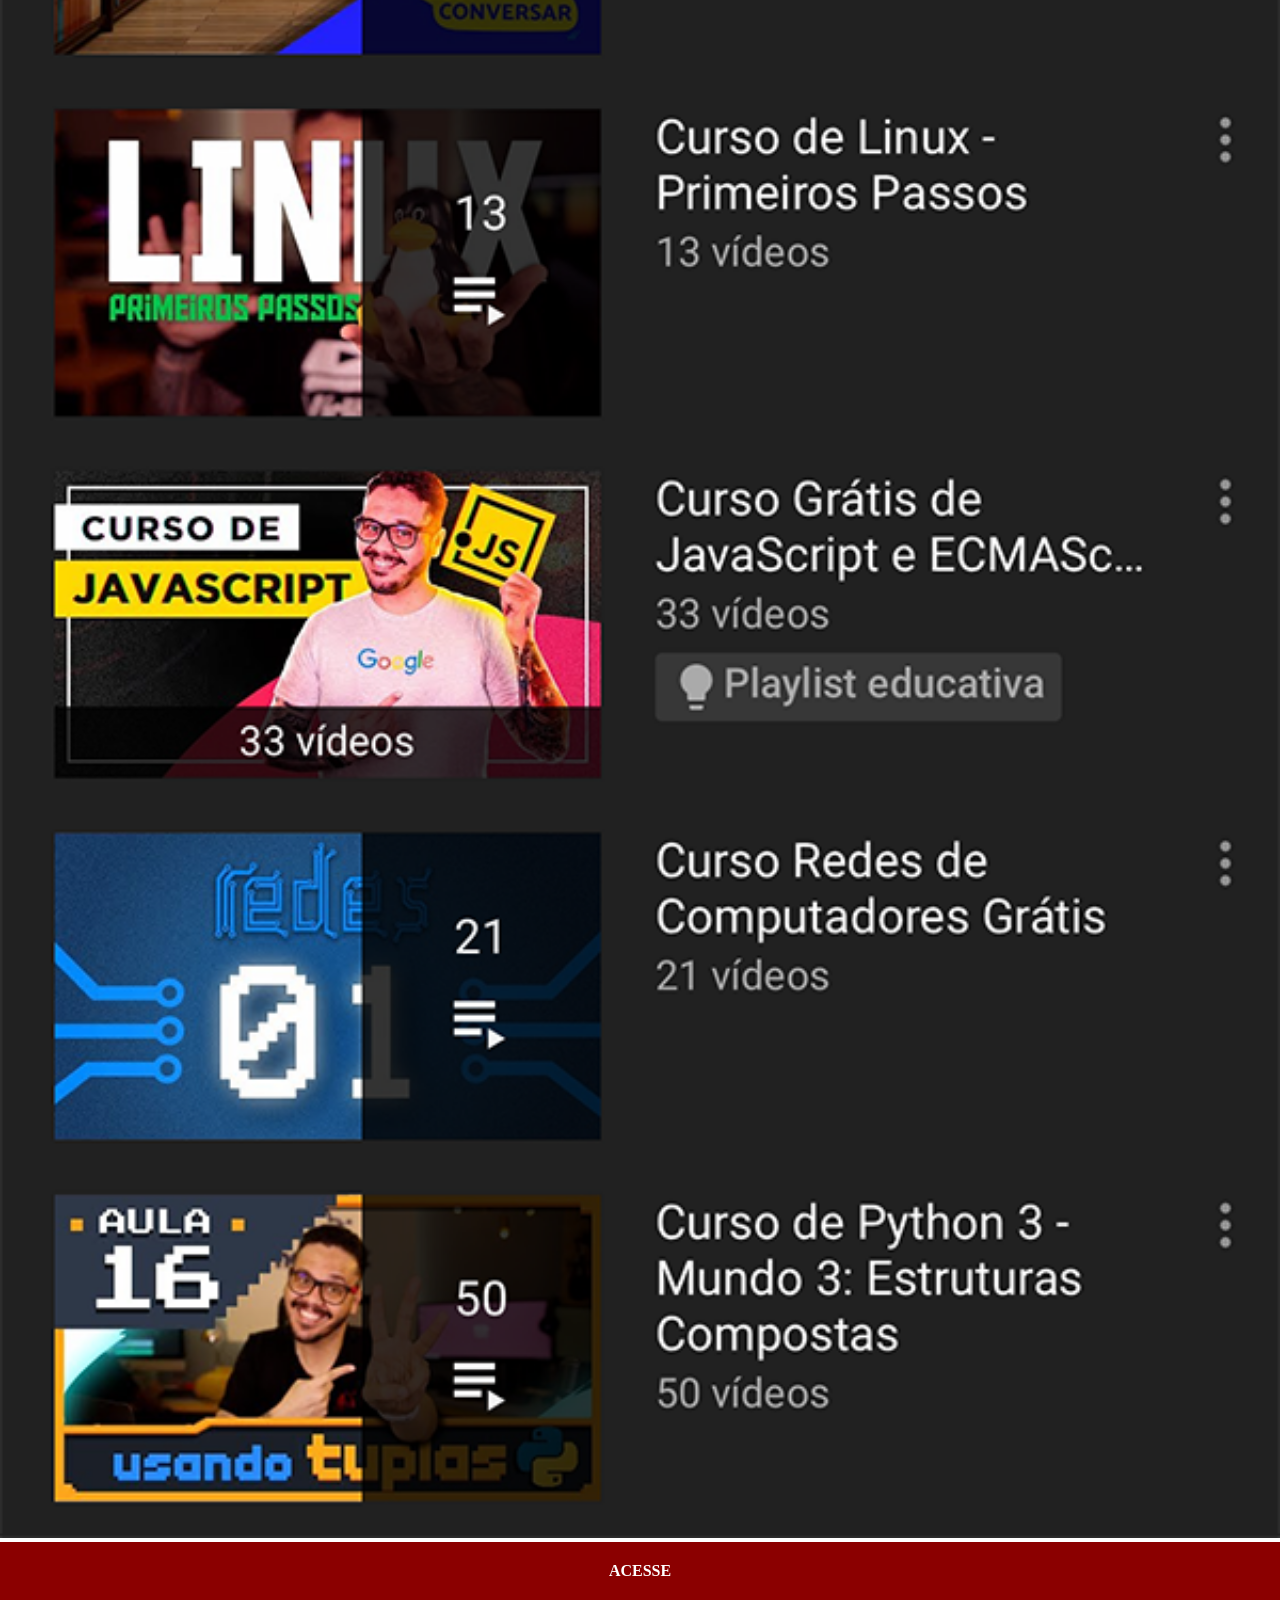
<file: youtube.html>
<!DOCTYPE html>
<html lang="pt-br">
<head>
    <meta charset="UTF-8">
    <meta name="viewport" content="width=device-width, initial-scale=1.0">
    <link rel="stylesheet" href="estilos/social.css">
    <title>Youtube</title>
    
</head>
<body>
    <img src="imagens/tela-youtube.png" alt="youtube">
    <a href="https://www.youtube.com/@cursoemvideo/playlists" target="_blank">ACESSE</a>
</body>
</html>
</file>
<file: estilos/style.css>
@charset "UTF-8";
*{
    margin: 0px;
    padding: 0px;
    font-family: Arial, Helvetica, sans-serif;
}

html,body{
    height:100vh; /*Altura total do navegador*/
    width: 100vw;/*largura total do navegador*/
    background-color: black;
}
main{
    height: 100vh;
    position: relative;
    background:url('../imagens/fundo-madeira.jpg')no-repeat top center;
    background-size: cover;
    background-attachment: fixed;
}

section#telefone{
    position: absolute;
    top: 50%;
    left: 50%;
    transform: translate(-50%,-50%);/*Valores que posiciona a section telefone no centro da tela*/
    height: 627px;
    width: 311px;
    background:url('../imagens/frame-iphone.png')no-repeat
}
iframe#tela{
    position: relative;
    top: 80px;
    left: 22px;
    width: 267px;
    height: 471px;
   
}
section#redes-sociais{
    text-align: left;
}
section#redes-sociais img{
    width: 70px;
    margin: 10px;
    border-radius: 50%;
    box-shadow:  2px 2px 5px rgba(0, 0, 0, 0.356);
    box-sizing: border-box;
}
section#redes-sociais img:hover{
    border: 2px solid rgb(255, 255, 255);
    transform: translate(-3px,-3px);
    box-shadow: 5px 5px 10px rgba(0, 0, 0, 0.623);
    transition: transform .3s border.5s;
}
</file>
<file: estilos/social.css>
@charset "UTF-8";

*{
            margin: 0px;
            padding: 0px;
        }
        /* Configuração para ocultar a barra de rolagem da página*/
        ::-webkit-scrollbar{
            width: 0px;
            height:0px;
         /* Configuração para ocultar a barra de rolagem da página*/
        }
        img{
            width: 100vw;
        }
        a{
            display: block;
            background-color: darkred;
            color: white;
            padding: 20px;
            text-align: center;
            font-weight: bolder;
            text-decoration: none;  

        }
        a:hover{
            background-color: red;
            transition: .5s;
        }
</file>
